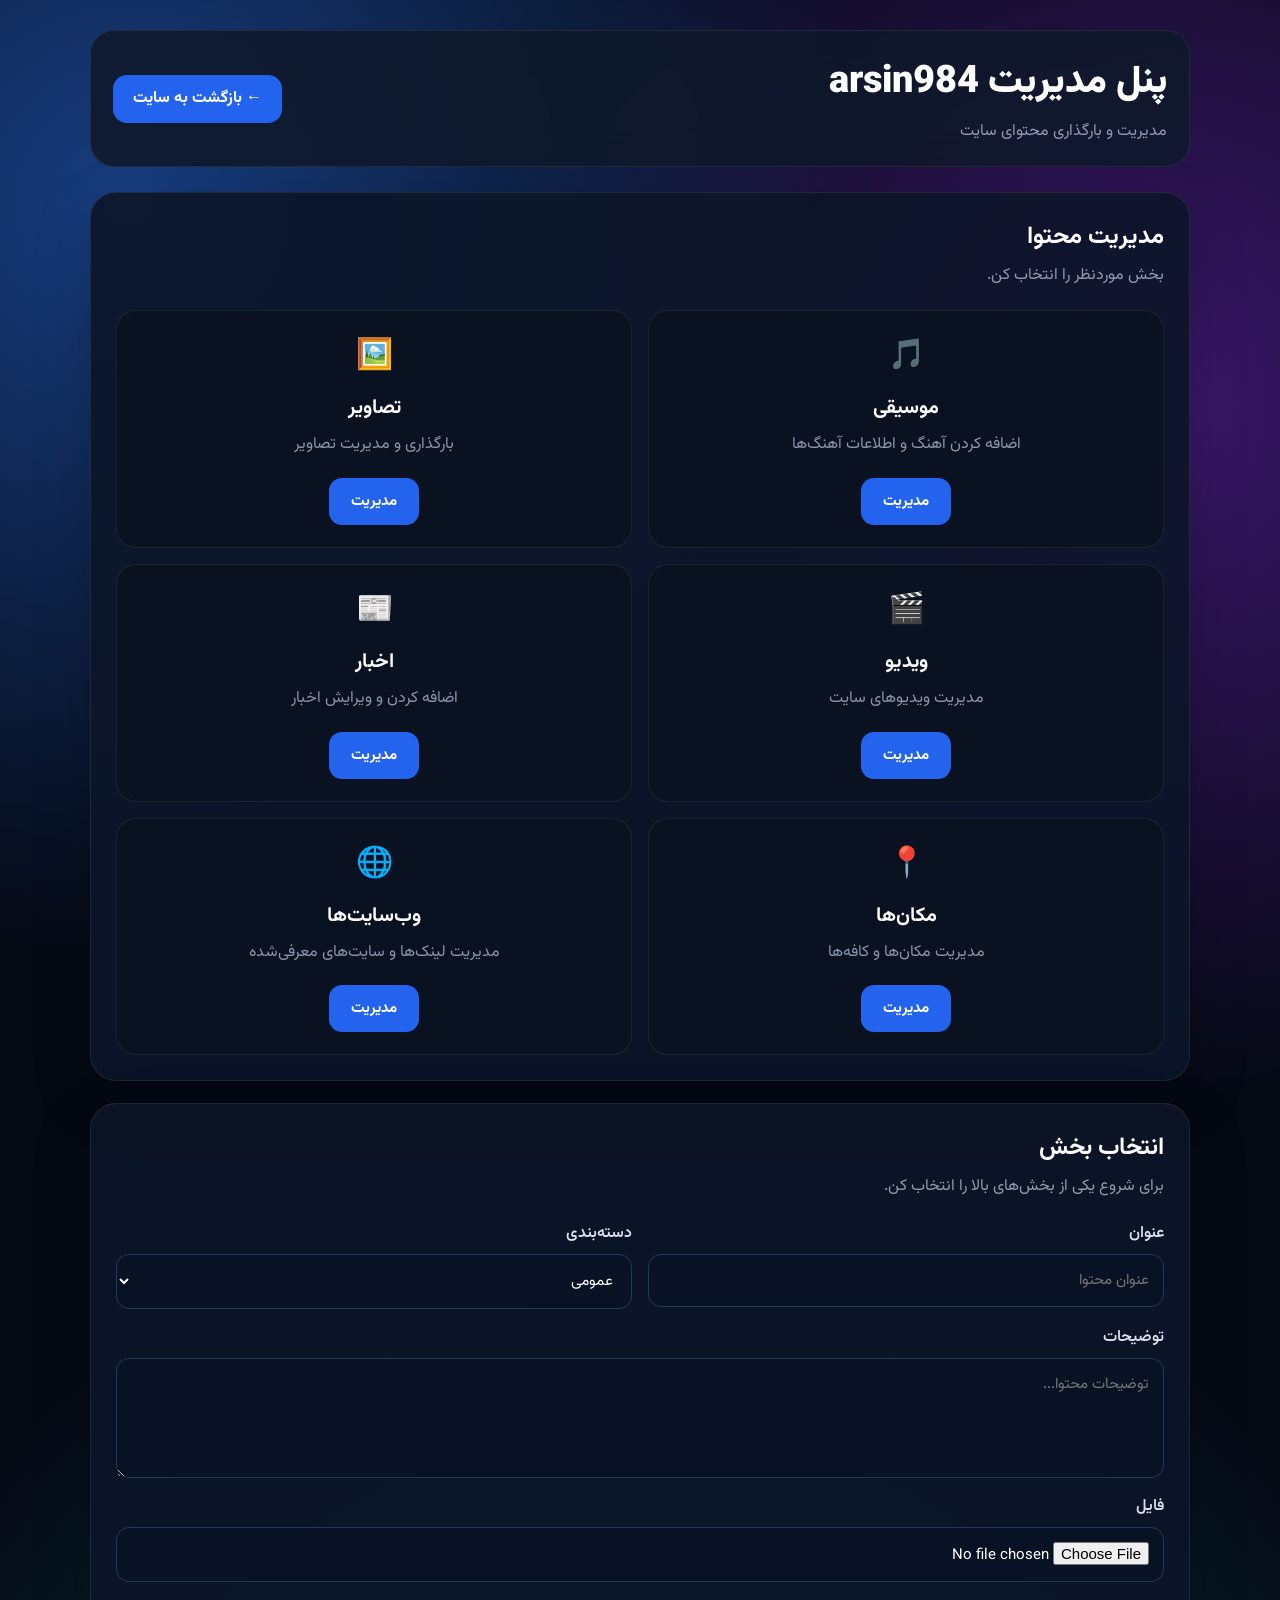
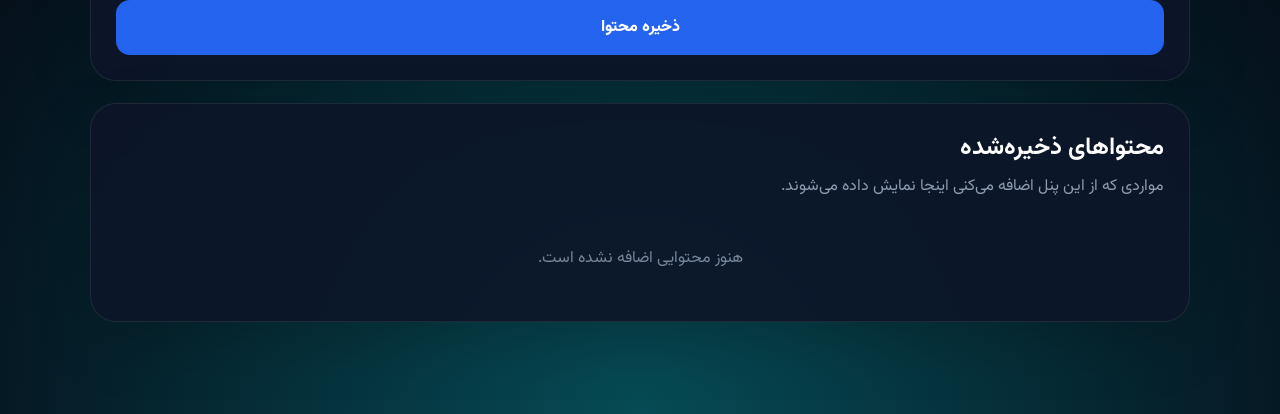
<file: admin.html>
<!DOCTYPE html>
<html lang="fa" dir="rtl">
<head>
  <meta charset="UTF-8">
  <meta name="viewport" content="width=device-width, initial-scale=1.0">

  <title>arsin984 | پنل مدیریت</title>

  <link rel="stylesheet" href="style.css">

  <link rel="preconnect" href="https://fonts.googleapis.com">
  <link rel="preconnect" href="https://fonts.gstatic.com" crossorigin>

  <link
    href="https://fonts.googleapis.com/css2?family=Vazirmatn:wght@400;500;600;700;800;900&display=swap"
    rel="stylesheet"
  >

  <style>
    * {
      box-sizing: border-box;
    }

    body {
      margin: 0;
      min-height: 100vh;
      font-family: "Vazirmatn", sans-serif;
      background:
        radial-gradient(circle at 10% 10%, #173d80 0, transparent 35%),
        radial-gradient(circle at 90% 20%, #3b176b 0, transparent 35%),
        radial-gradient(circle at 50% 100%, #064b55 0, transparent 40%),
        #050914;
      color: white;
    }

    button,
    input,
    select,
    textarea {
      font-family: inherit;
    }

    .admin-page {
      min-height: 100vh;
      padding: 30px 16px 70px;
    }

    .admin-container {
      width: min(1100px, 100%);
      margin: auto;
    }

    .topbar {
      display: flex;
      align-items: center;
      justify-content: space-between;
      gap: 20px;
      padding: 22px;
      margin-bottom: 25px;
      background: rgba(15, 24, 43, .88);
      border: 1px solid rgba(255,255,255,.08);
      border-radius: 24px;
      backdrop-filter: blur(20px);
    }

    .brand h1 {
      margin: 0;
      font-size: clamp(24px, 5vw, 38px);
      font-weight: 900;
    }

    .brand p {
      margin: 7px 0 0;
      color: #8f9bb2;
    }

    .back-btn {
      display: inline-flex;
      align-items: center;
      justify-content: center;
      min-height: 48px;
      padding: 0 20px;
      border-radius: 14px;
      background: #2463ee;
      color: white;
      text-decoration: none;
      font-weight: 700;
    }

    .panel {
      background: rgba(13, 22, 40, .9);
      border: 1px solid rgba(255,255,255,.08);
      border-radius: 26px;
      padding: 25px;
      margin-bottom: 22px;
      box-shadow: 0 20px 60px rgba(0,0,0,.18);
    }

    .panel-title {
      margin-bottom: 22px;
    }

    .panel-title h2 {
      margin: 0;
      font-size: 24px;
    }

    .panel-title p {
      color: #8f9bb2;
      margin: 7px 0 0;
    }

    .category-grid {
      display: grid;
      grid-template-columns: repeat(2, 1fr);
      gap: 16px;
    }

    .category {
      padding: 22px;
      background: #0a1222;
      border: 1px solid rgba(255,255,255,.07);
      border-radius: 20px;
      transition: .25s;
    }

    .category:hover {
      transform: translateY(-3px);
      border-color: rgba(55,115,255,.5);
    }

    .category-icon {
      font-size: 30px;
      margin-bottom: 12px;
    }

    .category h3 {
      margin: 0 0 7px;
      font-size: 20px;
    }

    .category p {
      color: #8995aa;
      margin: 0 0 18px;
      line-height: 1.8;
    }

    .manage-btn {
      border: 0;
      cursor: pointer;
      padding: 12px 22px;
      border-radius: 13px;
      background: #2463ee;
      color: white;
      font-size: 15px;
      font-weight: 700;
    }

    .manage-btn:hover {
      background: #3674ff;
    }

    .upload-box {
      border: 2px dashed #273b61;
      border-radius: 20px;
      padding: 30px 20px;
      text-align: center;
      background: #091224;
    }

    .upload-box .upload-icon {
      font-size: 42px;
      margin-bottom: 10px;
    }

    .upload-box h3 {
      margin: 0 0 8px;
    }

    .upload-box p {
      color: #8995aa;
      margin: 0 0 20px;
    }

    .file-input {
      width: 100%;
      padding: 15px;
      color: #b9c3d5;
      background: #101b30;
      border: 1px solid #243554;
      border-radius: 14px;
    }

    .form-grid {
      display: grid;
      grid-template-columns: repeat(2, 1fr);
      gap: 16px;
    }

    .field {
      display: flex;
      flex-direction: column;
      gap: 8px;
    }

    .field.full {
      grid-column: 1 / -1;
    }

    .field label {
      color: #d9dfeb;
      font-weight: 600;
    }

    .field input,
    .field textarea,
    .field select {
      width: 100%;
      border: 1px solid #253756;
      outline: none;
      background: #091224;
      color: white;
      border-radius: 13px;
      padding: 14px;
      font-size: 15px;
    }

    .field textarea {
      min-height: 120px;
      resize: vertical;
    }

    .field input:focus,
    .field textarea:focus,
    .field select:focus {
      border-color: #2870ff;
    }

    .save-btn {
      width: 100%;
      margin-top: 18px;
      padding: 15px;
      border: 0;
      border-radius: 14px;
      background: #2463ee;
      color: white;
      cursor: pointer;
      font-size: 16px;
      font-weight: 800;
    }

    .save-btn:hover {
      background: #3674ff;
    }

    .items {
      display: grid;
      gap: 12px;
    }

    .item {
      display: flex;
      align-items: center;
      justify-content: space-between;
      gap: 15px;
      padding: 16px;
      border-radius: 16px;
      background: #091224;
      border: 1px solid rgba(255,255,255,.06);
    }

    .item-info strong {
      display: block;
      margin-bottom: 5px;
    }

    .item-info span {
      color: #8793a8;
      font-size: 13px;
    }

    .delete-btn {
      border: 0;
      border-radius: 10px;
      padding: 9px 13px;
      background: #8e2430;
      color: white;
      cursor: pointer;
    }

    .empty {
      padding: 25px;
      text-align: center;
      color: #78869d;
    }

    .status {
      display: none;
      padding: 14px;
      border-radius: 13px;
      margin-top: 15px;
      background: rgba(31, 133, 78, .15);
      border: 1px solid rgba(65, 190, 120, .25);
      color: #78e0a7;
      text-align: center;
    }

    @media (max-width: 700px) {
      .admin-page {
        padding: 18px 10px 50px;
      }

      .topbar {
        align-items: flex-start;
        flex-direction: column;
      }

      .category-grid,
      .form-grid {
        grid-template-columns: 1fr;
      }

      .field.full {
        grid-column: auto;
      }

      .panel {
        padding: 18px;
        border-radius: 20px;
      }

      .category {
        padding: 18px;
      }

      .item {
        align-items: flex-start;
        flex-direction: column;
      }

      .delete-btn {
        width: 100%;
      }
    }
  </style>
</head>

<body>

<div class="admin-page">

  <main class="admin-container">

    <header class="topbar">

      <div class="brand">
        <h1>پنل مدیریت arsin984</h1>
        <p>مدیریت و بارگذاری محتوای سایت</p>
      </div>

      <a class="back-btn" href="index.html">
        ← بازگشت به سایت
      </a>

    </header>


    <section class="panel">

      <div class="panel-title">
        <h2>مدیریت محتوا</h2>
        <p>بخش موردنظر را انتخاب کن.</p>
      </div>

      <div class="category-grid">

        <div class="category">
          <div class="category-icon">🎵</div>
          <h3>موسیقی</h3>
          <p>اضافه کردن آهنگ و اطلاعات آهنگ‌ها</p>
          <button class="manage-btn" data-section="music">
            مدیریت
          </button>
        </div>

        <div class="category">
          <div class="category-icon">🖼️</div>
          <h3>تصاویر</h3>
          <p>بارگذاری و مدیریت تصاویر</p>
          <button class="manage-btn" data-section="images">
            مدیریت
          </button>
        </div>

        <div class="category">
          <div class="category-icon">🎬</div>
          <h3>ویدیو</h3>
          <p>مدیریت ویدیوهای سایت</p>
          <button class="manage-btn" data-section="videos">
            مدیریت
          </button>
        </div>

        <div class="category">
          <div class="category-icon">📰</div>
          <h3>اخبار</h3>
          <p>اضافه کردن و ویرایش اخبار</p>
          <button class="manage-btn" data-section="news">
            مدیریت
          </button>
        </div>

        <div class="category">
          <div class="category-icon">📍</div>
          <h3>مکان‌ها</h3>
          <p>مدیریت مکان‌ها و کافه‌ها</p>
          <button class="manage-btn" data-section="places">
            مدیریت
          </button>
        </div>

        <div class="category">
          <div class="category-icon">🌐</div>
          <h3>وب‌سایت‌ها</h3>
          <p>مدیریت لینک‌ها و سایت‌های معرفی‌شده</p>
          <button class="manage-btn" data-section="websites">
            مدیریت
          </button>
        </div>

      </div>

    </section>


    <section class="panel" id="manager">

      <div class="panel-title">
        <h2 id="managerTitle">انتخاب بخش</h2>
        <p id="managerDescription">
          برای شروع یکی از بخش‌های بالا را انتخاب کن.
        </p>
      </div>

      <form id="contentForm">

        <div class="form-grid">

          <div class="field">
            <label for="title">عنوان</label>
            <input
              id="title"
              type="text"
              placeholder="عنوان محتوا"
              required
            >
          </div>

          <div class="field">
            <label for="category">دسته‌بندی</label>

            <select id="category">

              <option value="general">
                عمومی
              </option>

              <option value="music">
                موسیقی
              </option>

              <option value="news">
                اخبار
              </option>

              <option value="video">
                ویدیو
              </option>

              <option value="place">
                مکان
              </option>

              <option value="website">
                وب‌سایت
              </option>

            </select>

          </div>

          <div class="field full">

            <label for="description">
              توضیحات
            </label>

            <textarea
              id="description"
              placeholder="توضیحات محتوا..."
            ></textarea>

          </div>

          <div class="field full">

            <label for="file">
              فایل
            </label>

            <input
              class="file-input"
              id="file"
              type="file"
            >

          </div>

        </div>

        <button class="save-btn" type="submit">
          ذخیره محتوا
        </button>

      </form>

      <div class="status" id="status">
        محتوا با موفقیت در لیست مدیریت ذخیره شد.
      </div>

    </section>


    <section class="panel">

      <div class="panel-title">

        <h2>محتواهای ذخیره‌شده</h2>

        <p>
          مواردی که از این پنل اضافه می‌کنی اینجا نمایش داده می‌شوند.
        </p>

      </div>

      <div class="items" id="items">

        <div class="empty">
          هنوز محتوایی اضافه نشده است.
        </div>

      </div>

    </section>

  </main>

</div>


<script>

  let currentSection = "general";

  const sectionInfo = {

    music: {
      title: "مدیریت موسیقی",
      description: "آهنگ‌ها و اطلاعات موسیقی را مدیریت کن."
    },

    images: {
      title: "مدیریت تصاویر",
      description: "تصاویر موردنظر سایت را اضافه و مدیریت کن."
    },

    videos: {
      title: "مدیریت ویدیو",
      description: "ویدیوهای سایت را مدیریت کن."
    },

    news: {
      title: "مدیریت اخبار",
      description: "اخبار جدید را اضافه یا مدیریت کن."
    },

    places: {
      title: "مدیریت مکان‌ها",
      description: "مکان‌ها و کافه‌ها را مدیریت کن."
    },

    websites: {
      title: "مدیریت وب‌سایت‌ها",
      description: "لینک‌ها و سایت‌های معرفی‌شده را مدیریت کن."
    }

  };


  const managerTitle =
    document.getElementById("managerTitle");

  const managerDescription =
    document.getElementById("managerDescription");

  const contentForm =
    document.getElementById("contentForm");

  const status =
    document.getElementById("status");

  const items =
    document.getElementById("items");


  document.querySelectorAll(".manage-btn")
    .forEach(button => {

      button.addEventListener("click", () => {

        currentSection =
          button.dataset.section;

        const info =
          sectionInfo[currentSection];

        managerTitle.textContent =
          info.title;

        managerDescription.textContent =
          info.description;

        document
          .getElementById("manager")
          .scrollIntoView({
            behavior: "smooth"
          });

      });

    });


  function getItems() {

    return JSON.parse(
      localStorage.getItem("arsin984_admin_items")
      || "[]"
    );

  }


  function saveItems(data) {

    localStorage.setItem(
      "arsin984_admin_items",
      JSON.stringify(data)
    );

  }


  function renderItems() {

    const data = getItems();

    if (!data.length) {

      items.innerHTML = `
        <div class="empty">
          هنوز محتوایی اضافه نشده است.
        </div>
      `;

      return;

    }


    items.innerHTML = data
      .map((item, index) => {

        return `

          <div class="item">

            <div class="item-info">

              <strong>
                ${escapeHTML(item.title)}
              </strong>

              <span>
                ${escapeHTML(item.section)}
                •
                ${escapeHTML(item.category)}
              </span>

            </div>

            <button
              class="delete-btn"
              onclick="deleteItem(${index})"
            >
              حذف
            </button>

          </div>

        `;

      })
      .join("");

  }


  function deleteItem(index) {

    const data = getItems();

    data.splice(index, 1);

    saveItems(data);

    renderItems();

  }


  function escapeHTML(text) {

    return String(text)
      .replaceAll("&", "&amp;")
      .replaceAll("<", "&lt;")
      .replaceAll(">", "&gt;")
      .replaceAll('"', "&quot;")
      .replaceAll("'", "&#039;");

  }


  contentForm.addEventListener(
    "submit",
    event => {

      event.preventDefault();

      const title =
        document.getElementById("title").value;

      const description =
        document.getElementById("description").value;

      const category =
        document.getElementById("category").value;

      const file =
        document.getElementById("file").files[0];


      const data = getItems();


      data.unshift({

        title,

        description,

        category,

        section: currentSection,

        fileName: file
          ? file.name
          : "",

        createdAt:
          new Date().toISOString()

      });


      saveItems(data);

      renderItems();

      contentForm.reset();


      status.style.display = "block";

      setTimeout(() => {

        status.style.display = "none";

      }, 2500);

    }
  );


  renderItems();

</script>

</body>
</html>
</file>
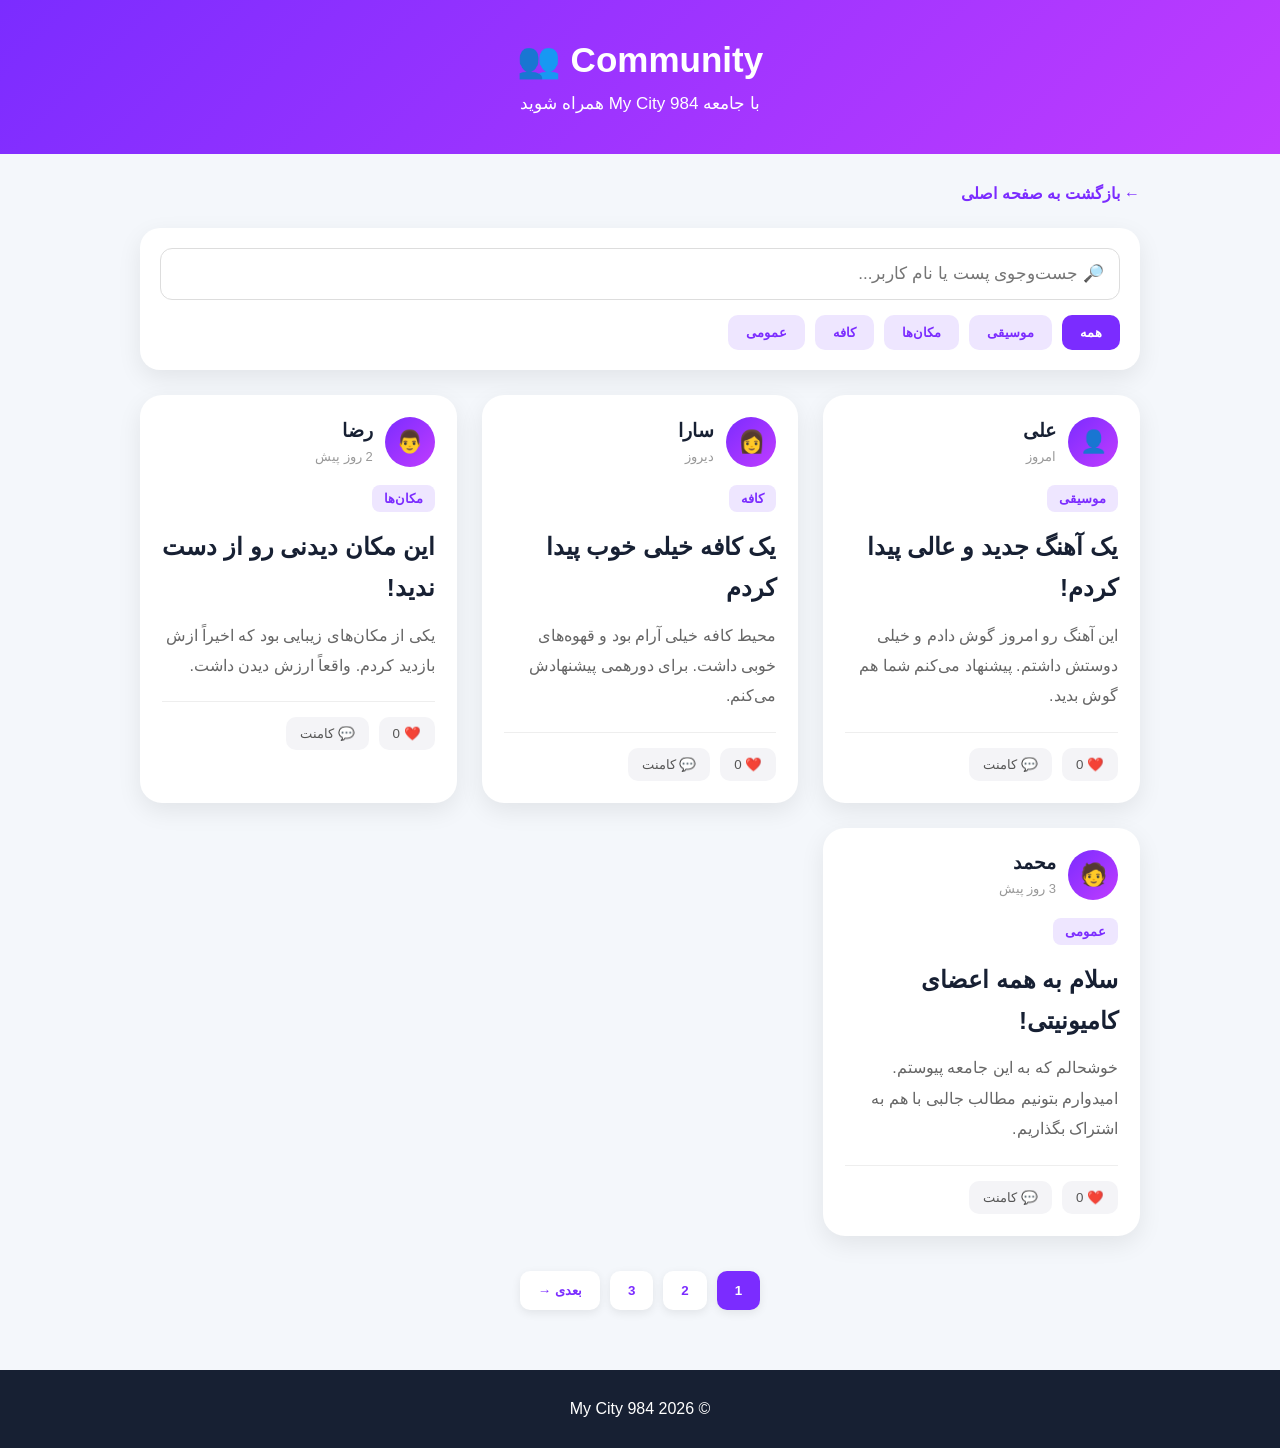
<file: community.html>
<!DOCTYPE html>
<html lang="fa" dir="rtl">

<head>

<meta charset="UTF-8">

<meta name="viewport"
      content="width=device-width, initial-scale=1.0">

<title>Community - My City 984</title>


<style>

* {
    margin: 0;
    padding: 0;
    box-sizing: border-box;
}


body {
    font-family: Arial, sans-serif;
    background: #f4f7fb;
    color: #172033;
}


/* Header */

header {

    background: linear-gradient(
        135deg,
        #7b2cff,
        #c03cff
    );

    color: white;

    text-align: center;

    padding: 40px 20px;

}


header h1 {

    font-size: 35px;

    margin-bottom: 12px;

}


header p {

    font-size: 17px;

}


/* Container */

.container {

    width: 92%;

    max-width: 1000px;

    margin: 30px auto 60px;

}


/* Back */

.back {

    display: inline-block;

    margin-bottom: 25px;

    color: #7b2cff;

    text-decoration: none;

    font-weight: bold;

}


/* Search */

.search-box {

    background: white;

    padding: 20px;

    border-radius: 20px;

    box-shadow:
        0 8px 25px
        rgba(0,0,0,0.08);

    margin-bottom: 25px;

}


.search-box input {

    width: 100%;

    padding: 15px;

    border: 1px solid #ddd;

    border-radius: 12px;

    font-size: 17px;

    outline: none;

}


.search-box input:focus {

    border-color: #7b2cff;

}


/* Filters */

.filters {

    display: flex;

    gap: 10px;

    flex-wrap: wrap;

    margin-top: 15px;

}


.filter-btn {

    border: none;

    background: #eee6ff;

    color: #7b2cff;

    padding: 10px 18px;

    border-radius: 10px;

    cursor: pointer;

    font-weight: bold;

}


.filter-btn.active,

.filter-btn:hover {

    background: #7b2cff;

    color: white;

}


/* Community Posts */

.community-grid {

    display: grid;

    grid-template-columns:
        repeat(
            auto-fit,
            minmax(300px, 1fr)
        );

    gap: 25px;

}


/* Post Card */

.post-card {

    background: white;

    border-radius: 22px;

    padding: 22px;

    box-shadow:
        0 8px 25px
        rgba(0,0,0,0.08);

    transition: 0.3s;

}


.post-card:hover {

    transform: translateY(-5px);

}


/* User */

.user {

    display: flex;

    align-items: center;

    gap: 12px;

    margin-bottom: 18px;

}


.avatar {

    width: 50px;

    height: 50px;

    border-radius: 50%;

    background:
        linear-gradient(
            135deg,
            #7b2cff,
            #c03cff
        );

    color: white;

    display: flex;

    align-items: center;

    justify-content: center;

    font-size: 22px;

}


.user-info h3 {

    margin-bottom: 5px;

}


.user-info span {

    color: #999;

    font-size: 13px;

}


/* Category */

.category {

    display: inline-block;

    background: #eee6ff;

    color: #7b2cff;

    padding: 6px 12px;

    border-radius: 8px;

    font-size: 13px;

    font-weight: bold;

    margin-bottom: 15px;

}


/* Post */

.post-card h2 {

    margin-bottom: 12px;

    line-height: 1.7;

}


.post-text {

    color: #666;

    line-height: 1.9;

    margin-bottom: 20px;

}


/* Actions */

.actions {

    display: flex;

    gap: 10px;

    border-top:
        1px solid #eee;

    padding-top: 15px;

}


.action-btn {

    border: none;

    background: #f4f4f7;

    color: #555;

    padding: 9px 14px;

    border-radius: 10px;

    cursor: pointer;

}


.action-btn:hover {

    background: #eee6ff;

    color: #7b2cff;

}


.action-btn.liked {

    background: #ffe5ed;

    color: #e91e63;

}


/* No Result */

.no-result {

    display: none;

    text-align: center;

    background: white;

    padding: 40px;

    border-radius: 20px;

    color: #777;

}


/* Pagination */

.pagination {

    display: flex;

    justify-content: center;

    gap: 10px;

    margin-top: 35px;

    flex-wrap: wrap;

}


.page-btn {

    border: none;

    background: white;

    color: #7b2cff;

    padding: 12px 18px;

    border-radius: 10px;

    cursor: pointer;

    font-weight: bold;

    box-shadow:
        0 3px 10px
        rgba(0,0,0,0.08);

}


.page-btn.active,

.page-btn:hover {

    background: #7b2cff;

    color: white;

}


/* Footer */

footer {

    background: #172033;

    color: white;

    text-align: center;

    padding: 30px;

}


/* Mobile */

@media (max-width: 600px) {

    header h1 {

        font-size: 28px;

    }

    .community-grid {

        grid-template-columns: 1fr;

    }

}

</style>

</head>


<body>


<!-- Header -->

<header>

    <h1>
        Community 👥
    </h1>

    <p>
        با جامعه My City 984 همراه شوید
    </p>

</header>



<div class="container">


    <!-- Back -->

    <a
        href="index.html"
        class="back"
    >
        ← بازگشت به صفحه اصلی
    </a>



    <!-- Search -->

    <div class="search-box">


        <input
            type="search"
            id="searchInput"
            placeholder="🔎 جست‌وجوی پست یا نام کاربر..."
        >


        <!-- Filters -->

        <div class="filters">


            <button
                class="filter-btn active"
                data-category="all"
            >
                همه
            </button>


            <button
                class="filter-btn"
                data-category="music"
            >
                موسیقی
            </button>


            <button
                class="filter-btn"
                data-category="places"
            >
                مکان‌ها
            </button>


            <button
                class="filter-btn"
                data-category="cafe"
            >
                کافه
            </button>


            <button
                class="filter-btn"
                data-category="general"
            >
                عمومی
            </button>


        </div>


    </div>



    <!-- Posts -->

    <div
        class="community-grid"
        id="communityGrid"
    >



        <!-- Post 1 -->

        <div
            class="post-card"
            data-title="علی موسیقی جدید"
            data-category="music"
        >


            <div class="user">


                <div class="avatar">
                    👤
                </div>


                <div class="user-info">

                    <h3>
                        علی
                    </h3>

                    <span>
                        امروز
                    </span>

                </div>


            </div>


            <div class="category">
                موسیقی
            </div>


            <h2>
                یک آهنگ جدید و عالی پیدا کردم!
            </h2>


            <p class="post-text">

                این آهنگ رو امروز گوش دادم
                و خیلی دوستش داشتم.
                پیشنهاد می‌کنم شما هم گوش بدید.

            </p>


            <div class="actions">


                <button
                    class="action-btn like-btn"
                >
                    ❤️
                    <span class="like-count">
                        0
                    </span>
                </button>


                <button
                    class="action-btn"
                >
                    💬
                    کامنت
                </button>


            </div>


        </div>



        <!-- Post 2 -->

        <div
            class="post-card"
            data-title="سارا کافه جدید"
            data-category="cafe"
        >


            <div class="user">


                <div class="avatar">
                    👩
                </div>


                <div class="user-info">

                    <h3>
                        سارا
                    </h3>

                    <span>
                        دیروز
                    </span>

                </div>


            </div>


            <div class="category">
                کافه
            </div>


            <h2>
                یک کافه خیلی خوب پیدا کردم
            </h2>


            <p class="post-text">

                محیط کافه خیلی آرام بود
                و قهوه‌های خوبی داشت.
                برای دورهمی پیشنهادش می‌کنم.

            </p>


            <div class="actions">


                <button
                    class="action-btn like-btn"
                >
                    ❤️
                    <span class="like-count">
                        0
                    </span>
                </button>


                <button
                    class="action-btn"
                >
                    💬
                    کامنت
                </button>


            </div>


        </div>



        <!-- Post 3 -->

        <div
            class="post-card"
            data-title="رضا مکان دیدنی"
            data-category="places"
        >


            <div class="user">


                <div class="avatar">
                    👨
                </div>


                <div class="user-info">

                    <h3>
                        رضا
                    </h3>

                    <span>
                        2 روز پیش
                    </span>

                </div>


            </div>


            <div class="category">
                مکان‌ها
            </div>


            <h2>
                این مکان دیدنی رو از دست ندید!
            </h2>


            <p class="post-text">

                یکی از مکان‌های زیبایی بود
                که اخیراً ازش بازدید کردم.
                واقعاً ارزش دیدن داشت.

            </p>


            <div class="actions">


                <button
                    class="action-btn like-btn"
                >
                    ❤️
                    <span class="like-count">
                        0
                    </span>
                </button>


                <button
                    class="action-btn"
                >
                    💬
                    کامنت
                </button>


            </div>


        </div>



        <!-- Post 4 -->

        <div
            class="post-card"
            data-title="محمد پست عمومی"
            data-category="general"
        >


            <div class="user">


                <div class="avatar">
                    🧑
                </div>


                <div class="user-info">

                    <h3>
                        محمد
                    </h3>

                    <span>
                        3 روز پیش
                    </span>

                </div>


            </div>


            <div class="category">
                عمومی
            </div>


            <h2>
                سلام به همه اعضای کامیونیتی!
            </h2>


            <p class="post-text">

                خوشحالم که به این جامعه
                پیوستم. امیدوارم بتونیم
                مطالب جالبی با هم به اشتراک بگذاریم.

            </p>


            <div class="actions">


                <button
                    class="action-btn like-btn"
                >
                    ❤️
                    <span class="like-count">
                        0
                    </span>
                </button>


                <button
                    class="action-btn"
                >
                    💬
                    کامنت
                </button>


            </div>


        </div>


    </div>



    <!-- No Result -->

    <div
        class="no-result"
        id="noResult"
    >

        پستی با این مشخصات پیدا نشد.

    </div>



    <!-- Pagination -->

    <div class="pagination">


        <button
            class="page-btn active"
        >
            1
        </button>


        <button
            class="page-btn"
        >
            2
        </button>


        <button
            class="page-btn"
        >
            3
        </button>


        <button
            class="page-btn"
        >
            بعدی →
        </button>


    </div>


</div>



<footer>

    © 2026 My City 984

</footer>



<script>


/* Search */

const searchInput =
    document.getElementById(
        "searchInput"
    );


/* Filters */

const filterButtons =
    document.querySelectorAll(
        ".filter-btn"
    );


/* Posts */

const postCards =
    document.querySelectorAll(
        ".post-card"
    );


/* No Result */

const noResult =
    document.getElementById(
        "noResult"
    );


/* Selected Category */

let selectedCategory =
    "all";



/* Filter Function */

function filterPosts() {


    const searchText =
        searchInput.value
        .toLowerCase()
        .trim();


    let visibleCount = 0;



    postCards.forEach(
        card => {


            const title =
                card.dataset.title
                .toLowerCase();


            const category =
                card.dataset.category;


            const text =
                card.querySelector(
                    ".post-text"
                )
                .textContent
                .toLowerCase();



            const matchesSearch =

                title.includes(
                    searchText
                )

                ||

                text.includes(
                    searchText
                );



            const matchesCategory =

                selectedCategory ===
                "all"

                ||

                category ===
                selectedCategory;



            if (

                matchesSearch &&

                matchesCategory

            ) {


                card.style.display =
                    "block";


                visibleCount++;


            } else {


                card.style.display =
                    "none";


            }


        }
    );



    if (
        visibleCount === 0
    ) {


        noResult.style.display =
            "block";


    } else {


        noResult.style.display =
            "none";


    }


}



/* Search Event */

searchInput.addEventListener(

    "input",

    filterPosts

);



/* Filter Events */

filterButtons.forEach(

    button => {


        button.addEventListener(

            "click",

            function() {


                filterButtons.forEach(

                    btn => {

                        btn.classList
                        .remove(
                            "active"
                        );

                    }

                );


                this.classList.add(
                    "active"
                );


                selectedCategory =
                    this.dataset.category;


                filterPosts();


            }

        );


    }

);



/* Like Buttons */

const likeButtons =
    document.querySelectorAll(
        ".like-btn"
    );


likeButtons.forEach(

    button => {


        button.addEventListener(

            "click",

            function() {


                const count =
                    this.querySelector(
                        ".like-count"
                    );


                let currentCount =
                    Number(
                        count.textContent
                    );



                if (

                    this.classList
                    .contains(
                        "liked"
                    )

                ) {


                    currentCount--;


                    this.classList
                    .remove(
                        "liked"
                    );


                } else {


                    currentCount++;


                    this.classList
                    .add(
                        "liked"
                    );


                }


                count.textContent =
                    currentCount;


            }

        );


    }

);


</script>


</body>

</html>
</file>
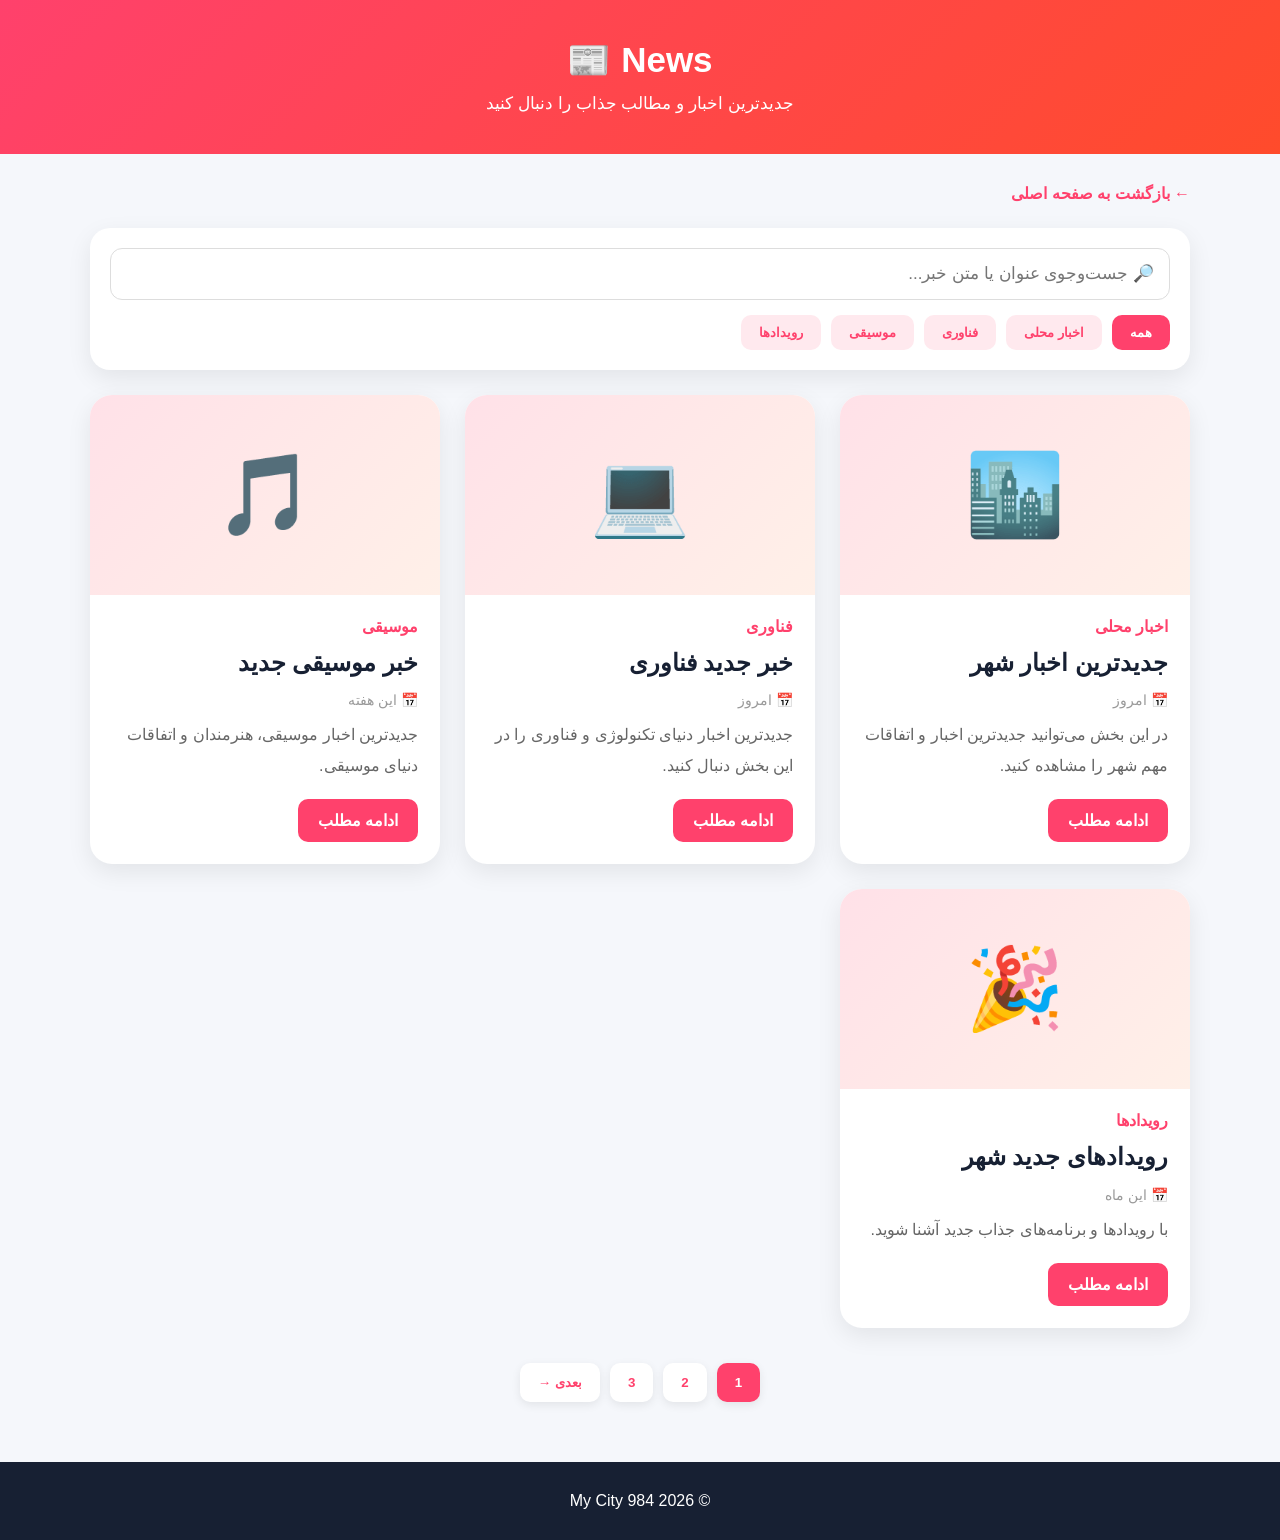
<file: news.html>
<!DOCTYPE html>
<html lang="fa" dir="rtl">

<head>
<meta charset="UTF-8">
<meta name="viewport" content="width=device-width, initial-scale=1.0">

<title>News - My City 984</title>

<style>

* {
    margin: 0;
    padding: 0;
    box-sizing: border-box;
}

body {
    font-family: Arial, sans-serif;
    background: #f5f7fb;
    color: #172033;
}

/* Header */

header {
    background: linear-gradient(135deg, #ff416c, #ff4b2b);
    color: white;
    text-align: center;
    padding: 40px 20px;
}

header h1 {
    font-size: 35px;
    margin-bottom: 12px;
}

header p {
    font-size: 17px;
}

/* Container */

.container {
    width: 92%;
    max-width: 1100px;
    margin: 30px auto 60px;
}

/* Back */

.back {
    display: inline-block;
    margin-bottom: 25px;
    color: #ff416c;
    text-decoration: none;
    font-weight: bold;
}

/* Search */

.search-box {
    background: white;
    padding: 20px;
    border-radius: 20px;
    box-shadow: 0 8px 25px rgba(0,0,0,0.08);
    margin-bottom: 25px;
}

.search-box input {
    width: 100%;
    padding: 15px;
    border: 1px solid #ddd;
    border-radius: 12px;
    font-size: 17px;
    outline: none;
}

.search-box input:focus {
    border-color: #ff416c;
}

/* Filters */

.filters {
    display: flex;
    gap: 10px;
    flex-wrap: wrap;
    margin-top: 15px;
}

.filter-btn {
    border: none;
    background: #ffe9ee;
    color: #ff416c;
    padding: 10px 18px;
    border-radius: 10px;
    cursor: pointer;
    font-weight: bold;
}

.filter-btn.active,
.filter-btn:hover {
    background: #ff416c;
    color: white;
}

/* News Grid */

.news-grid {
    display: grid;
    grid-template-columns: repeat(auto-fit, minmax(280px, 1fr));
    gap: 25px;
}

/* News Card */

.news-card {
    background: white;
    border-radius: 22px;
    overflow: hidden;
    box-shadow: 0 8px 25px rgba(0,0,0,0.08);
    transition: 0.3s;
}

.news-card:hover {
    transform: translateY(-5px);
}

.news-image {
    width: 100%;
    height: 200px;
    background: linear-gradient(135deg, #ffe1e8, #fff0e8);
    display: flex;
    align-items: center;
    justify-content: center;
    font-size: 80px;
}

.news-content {
    padding: 22px;
}

.news-content h2 {
    margin-bottom: 10px;
    line-height: 1.6;
}

.category {
    color: #ff416c;
    font-weight: bold;
    margin-bottom: 8px;
}

.date {
    color: #999;
    font-size: 14px;
    margin-bottom: 12px;
}

.description {
    color: #666;
    line-height: 1.9;
    margin-bottom: 18px;
}

.read-button {
    display: inline-block;
    background: #ff416c;
    color: white;
    text-decoration: none;
    padding: 12px 20px;
    border-radius: 10px;
    font-weight: bold;
}

.read-button:hover {
    background: #e52e58;
}

/* No Result */

.no-result {
    display: none;
    text-align: center;
    background: white;
    padding: 40px;
    border-radius: 20px;
    color: #777;
}

/* Pagination */

.pagination {
    display: flex;
    justify-content: center;
    gap: 10px;
    margin-top: 35px;
    flex-wrap: wrap;
}

.page-btn {
    border: none;
    background: white;
    color: #ff416c;
    padding: 12px 18px;
    border-radius: 10px;
    cursor: pointer;
    font-weight: bold;
    box-shadow: 0 3px 10px rgba(0,0,0,0.08);
}

.page-btn.active,
.page-btn:hover {
    background: #ff416c;
    color: white;
}

/* Footer */

footer {
    background: #172033;
    color: white;
    text-align: center;
    padding: 30px;
}

/* Mobile */

@media (max-width: 600px) {

    header h1 {
        font-size: 28px;
    }

    .news-grid {
        grid-template-columns: 1fr;
    }

}

</style>

</head>

<body>


<header>

    <h1>News 📰</h1>

    <p>
        جدیدترین اخبار و مطالب جذاب را دنبال کنید
    </p>

</header>


<div class="container">


    <a href="index.html" class="back">
        ← بازگشت به صفحه اصلی
    </a>


    <!-- Search & Filters -->

    <div class="search-box">

        <input
            type="text"
            id="searchInput"
            placeholder="🔎 جست‌وجوی عنوان یا متن خبر..."
        >


        <div class="filters">

            <button class="filter-btn active" data-category="all">
                همه
            </button>

            <button class="filter-btn" data-category="local">
                اخبار محلی
            </button>

            <button class="filter-btn" data-category="technology">
                فناوری
            </button>

            <button class="filter-btn" data-category="music">
                موسیقی
            </button>

            <button class="filter-btn" data-category="events">
                رویدادها
            </button>

        </div>

    </div>


    <!-- News Cards -->

    <div class="news-grid" id="newsGrid">


        <!-- News 1 -->

        <div class="news-card"
             data-title="جدیدترین اخبار شهر"
             data-category="local">

            <div class="news-image">
                🏙️
            </div>

            <div class="news-content">

                <div class="category">
                    اخبار محلی
                </div>

                <h2>
                    جدیدترین اخبار شهر
                </h2>

                <div class="date">
                    📅 امروز
                </div>

                <p class="description">
                    در این بخش می‌توانید جدیدترین اخبار و اتفاقات مهم شهر را مشاهده کنید.
                </p>

                <a href="#" class="read-button">
                    ادامه مطلب
                </a>

            </div>

        </div>


        <!-- News 2 -->

        <div class="news-card"
             data-title="خبر جدید فناوری"
             data-category="technology">

            <div class="news-image">
                💻
            </div>

            <div class="news-content">

                <div class="category">
                    فناوری
                </div>

                <h2>
                    خبر جدید فناوری
                </h2>

                <div class="date">
                    📅 امروز
                </div>

                <p class="description">
                    جدیدترین اخبار دنیای تکنولوژی و فناوری را در این بخش دنبال کنید.
                </p>

                <a href="#" class="read-button">
                    ادامه مطلب
                </a>

            </div>

        </div>


        <!-- News 3 -->

        <div class="news-card"
             data-title="خبر موسیقی جدید"
             data-category="music">

            <div class="news-image">
                🎵
            </div>

            <div class="news-content">

                <div class="category">
                    موسیقی
                </div>

                <h2>
                    خبر موسیقی جدید
                </h2>

                <div class="date">
                    📅 این هفته
                </div>

                <p class="description">
                    جدیدترین اخبار موسیقی، هنرمندان و اتفاقات دنیای موسیقی.
                </p>

                <a href="#" class="read-button">
                    ادامه مطلب
                </a>

            </div>

        </div>


        <!-- News 4 -->

        <div class="news-card"
             data-title="رویدادهای جدید شهر"
             data-category="events">

            <div class="news-image">
                🎉
            </div>

            <div class="news-content">

                <div class="category">
                    رویدادها
                </div>

                <h2>
                    رویدادهای جدید شهر
                </h2>

                <div class="date">
                    📅 این ماه
                </div>

                <p class="description">
                    با رویدادها و برنامه‌های جذاب جدید آشنا شوید.
                </p>

                <a href="#" class="read-button">
                    ادامه مطلب
                </a>

            </div>

        </div>


    </div>


    <div class="no-result" id="noResult">
        خبری با این مشخصات پیدا نشد.
    </div>


    <!-- Pagination -->

    <div class="pagination">

        <button class="page-btn active">
            1
        </button>

        <button class="page-btn">
            2
        </button>

        <button class="page-btn">
            3
        </button>

        <button class="page-btn">
            بعدی →
        </button>

    </div>


</div>


<footer>

    © 2026 My City 984

</footer>


<script>

const searchInput =
    document.getElementById("searchInput");

const filterButtons =
    document.querySelectorAll(".filter-btn");

const newsCards =
    document.querySelectorAll(".news-card");

const noResult =
    document.getElementById("noResult");

let selectedCategory = "all";


function filterNews() {

    const searchText =
        searchInput.value.toLowerCase().trim();

    let visibleCount = 0;


    newsCards.forEach(card => {

        const title =
            card.dataset.title.toLowerCase();

        const category =
            card.dataset.category;


        const description =
            card.querySelector(".description")
            .textContent
            .toLowerCase();


        const matchesSearch =
            title.includes(searchText) ||
            description.includes(searchText);


        const matchesCategory =
            selectedCategory === "all" ||
            category === selectedCategory;


        if (
            matchesSearch &&
            matchesCategory
        ) {

            card.style.display = "block";

            visibleCount++;

        } else {

            card.style.display = "none";

        }

    });


    if (visibleCount === 0) {

        noResult.style.display = "block";

    } else {

        noResult.style.display = "none";

    }

}


searchInput.addEventListener(
    "input",
    filterNews
);


filterButtons.forEach(button => {

    button.addEventListener(
        "click",
        function() {

            filterButtons.forEach(btn => {

                btn.classList.remove("active");

            });


            this.classList.add("active");


            selectedCategory =
                this.dataset.category;


            filterNews();

        }
    );

});

</script>


</body>

</html>
</file>
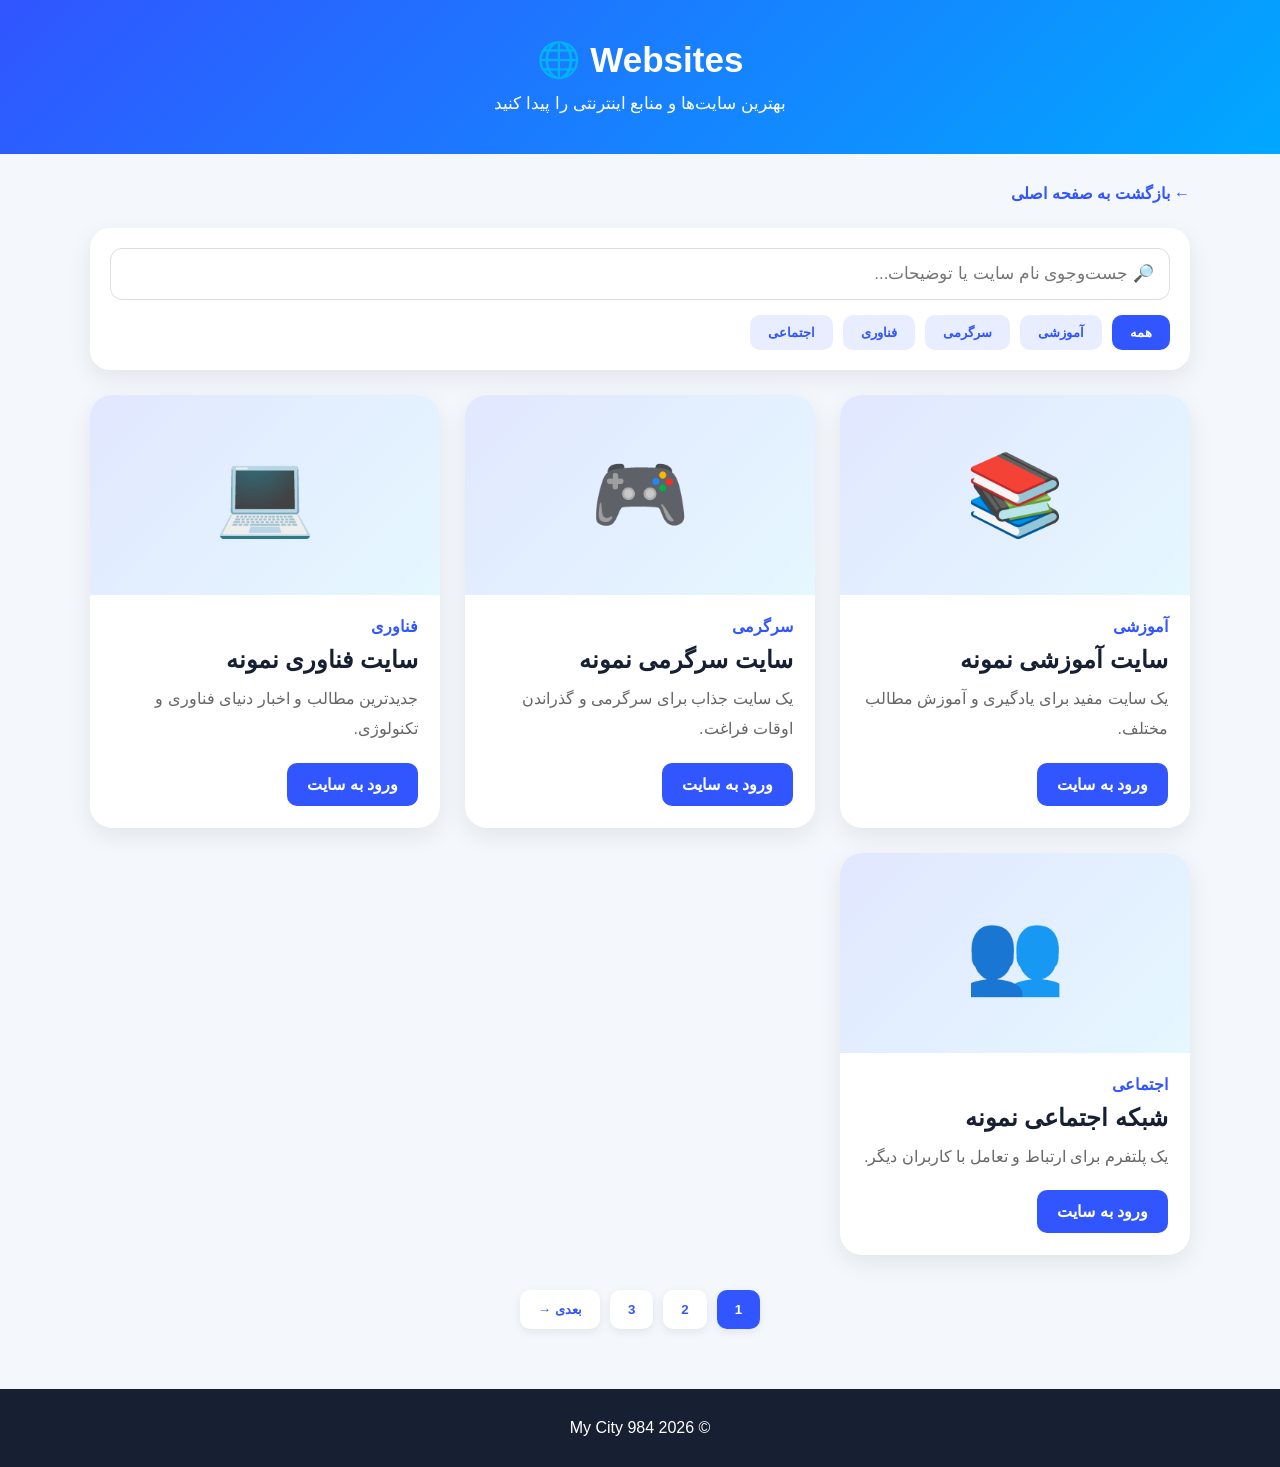
<file: places.html>
<!DOCTYPE html>
<html lang="fa" dir="rtl">

<head>
<meta charset="UTF-8">
<meta name="viewport" content="width=device-width, initial-scale=1.0">

<title>Websites - My City 984</title>

<style>

* {
    margin: 0;
    padding: 0;
    box-sizing: border-box;
}

body {
    font-family: Arial, sans-serif;
    background: #f4f7fb;
    color: #172033;
}

header {
    background: linear-gradient(135deg, #3155ff, #00a8ff);
    color: white;
    text-align: center;
    padding: 40px 20px;
}

header h1 {
    font-size: 35px;
    margin-bottom: 12px;
}

header p {
    font-size: 17px;
}

.container {
    width: 92%;
    max-width: 1100px;
    margin: 30px auto 60px;
}

.back {
    display: inline-block;
    margin-bottom: 25px;
    color: #3155ff;
    text-decoration: none;
    font-weight: bold;
}

.search-box {
    background: white;
    padding: 20px;
    border-radius: 20px;
    box-shadow: 0 8px 25px rgba(0,0,0,0.08);
    margin-bottom: 25px;
}

.search-box input {
    width: 100%;
    padding: 15px;
    border: 1px solid #ddd;
    border-radius: 12px;
    font-size: 17px;
    outline: none;
}

.search-box input:focus {
    border-color: #3155ff;
}

.filters {
    display: flex;
    gap: 10px;
    flex-wrap: wrap;
    margin-top: 15px;
}

.filter-btn {
    border: none;
    background: #e8edff;
    color: #3155ff;
    padding: 10px 18px;
    border-radius: 10px;
    cursor: pointer;
    font-weight: bold;
}

.filter-btn.active,
.filter-btn:hover {
    background: #3155ff;
    color: white;
}

.website-grid {
    display: grid;
    grid-template-columns: repeat(auto-fit, minmax(280px, 1fr));
    gap: 25px;
}

.website-card {
    background: white;
    border-radius: 22px;
    overflow: hidden;
    box-shadow: 0 8px 25px rgba(0,0,0,0.08);
    transition: 0.3s;
}

.website-card:hover {
    transform: translateY(-5px);
}

.website-image {
    width: 100%;
    height: 200px;
    background: linear-gradient(135deg, #e1e7ff, #e5f7ff);
    display: flex;
    align-items: center;
    justify-content: center;
    font-size: 80px;
}

.website-content {
    padding: 22px;
}

.website-content h2 {
    margin-bottom: 10px;
}

.category {
    color: #3155ff;
    font-weight: bold;
    margin-bottom: 10px;
}

.description {
    color: #666;
    line-height: 1.9;
    margin-bottom: 18px;
}

.visit-button {
    display: inline-block;
    background: #3155ff;
    color: white;
    text-decoration: none;
    padding: 12px 20px;
    border-radius: 10px;
    font-weight: bold;
}

.visit-button:hover {
    background: #203ed1;
}

.no-result {
    display: none;
    text-align: center;
    background: white;
    padding: 40px;
    border-radius: 20px;
    color: #777;
}

.pagination {
    display: flex;
    justify-content: center;
    gap: 10px;
    margin-top: 35px;
    flex-wrap: wrap;
}

.page-btn {
    border: none;
    background: white;
    color: #3155ff;
    padding: 12px 18px;
    border-radius: 10px;
    cursor: pointer;
    font-weight: bold;
    box-shadow: 0 3px 10px rgba(0,0,0,0.08);
}

.page-btn.active,
.page-btn:hover {
    background: #3155ff;
    color: white;
}

footer {
    background: #172033;
    color: white;
    text-align: center;
    padding: 30px;
}

@media (max-width: 600px) {

    header h1 {
        font-size: 28px;
    }

    .website-grid {
        grid-template-columns: 1fr;
    }

}

</style>

</head>

<body>

<header>

    <h1>Websites 🌐</h1>

    <p>
        بهترین سایت‌ها و منابع اینترنتی را پیدا کنید
    </p>

</header>


<div class="container">

    <a href="index.html" class="back">
        ← بازگشت به صفحه اصلی
    </a>


    <!-- Search & Filters -->

    <div class="search-box">

        <input
            type="search"
            id="searchInput"
            placeholder="🔎 جست‌وجوی نام سایت یا توضیحات..."
        >

        <div class="filters">

            <button class="filter-btn active" data-category="all">
                همه
            </button>

            <button class="filter-btn" data-category="education">
                آموزشی
            </button>

            <button class="filter-btn" data-category="entertainment">
                سرگرمی
            </button>

            <button class="filter-btn" data-category="technology">
                فناوری
            </button>

            <button class="filter-btn" data-category="social">
                اجتماعی
            </button>

        </div>

    </div>


    <!-- Website Cards -->

    <div class="website-grid" id="websiteGrid">


        <!-- Website 1 -->

        <div class="website-card"
             data-title="سایت آموزشی نمونه"
             data-category="education">

            <div class="website-image">
                📚
            </div>

            <div class="website-content">

                <div class="category">
                    آموزشی
                </div>

                <h2>
                    سایت آموزشی نمونه
                </h2>

                <p class="description">
                    یک سایت مفید برای یادگیری و آموزش مطالب مختلف.
                </p>

                <a
                    href="https://example.com"
                    target="_blank"
                    rel="noopener noreferrer"
                    class="visit-button"
                >
                    ورود به سایت
                </a>

            </div>

        </div>


        <!-- Website 2 -->

        <div class="website-card"
             data-title="سایت سرگرمی نمونه"
             data-category="entertainment">

            <div class="website-image">
                🎮
            </div>

            <div class="website-content">

                <div class="category">
                    سرگرمی
                </div>

                <h2>
                    سایت سرگرمی نمونه
                </h2>

                <p class="description">
                    یک سایت جذاب برای سرگرمی و گذراندن اوقات فراغت.
                </p>

                <a
                    href="https://example.com"
                    target="_blank"
                    rel="noopener noreferrer"
                    class="visit-button"
                >
                    ورود به سایت
                </a>

            </div>

        </div>


        <!-- Website 3 -->

        <div class="website-card"
             data-title="سایت فناوری نمونه"
             data-category="technology">

            <div class="website-image">
                💻
            </div>

            <div class="website-content">

                <div class="category">
                    فناوری
                </div>

                <h2>
                    سایت فناوری نمونه
                </h2>

                <p class="description">
                    جدیدترین مطالب و اخبار دنیای فناوری و تکنولوژی.
                </p>

                <a
                    href="https://example.com"
                    target="_blank"
                    rel="noopener noreferrer"
                    class="visit-button"
                >
                    ورود به سایت
                </a>

            </div>

        </div>


        <!-- Website 4 -->

        <div class="website-card"
             data-title="شبکه اجتماعی نمونه"
             data-category="social">

            <div class="website-image">
                👥
            </div>

            <div class="website-content">

                <div class="category">
                    اجتماعی
                </div>

                <h2>
                    شبکه اجتماعی نمونه
                </h2>

                <p class="description">
                    یک پلتفرم برای ارتباط و تعامل با کاربران دیگر.
                </p>

                <a
                    href="https://example.com"
                    target="_blank"
                    rel="noopener noreferrer"
                    class="visit-button"
                >
                    ورود به سایت
                </a>

            </div>

        </div>


    </div>


    <div class="no-result" id="noResult">
        سایتی با این مشخصات پیدا نشد.
    </div>


    <!-- Pagination -->

    <div class="pagination">

        <button class="page-btn active">
            1
        </button>

        <button class="page-btn">
            2
        </button>

        <button class="page-btn">
            3
        </button>

        <button class="page-btn">
            بعدی →
        </button>

    </div>

</div>


<footer>

    © 2026 My City 984

</footer>


<script>

const searchInput =
    document.getElementById("searchInput");

const filterButtons =
    document.querySelectorAll(".filter-btn");

const websiteCards =
    document.querySelectorAll(".website-card");

const noResult =
    document.getElementById("noResult");

let selectedCategory = "all";


function filterWebsites() {

    const searchText =
        searchInput.value.toLowerCase().trim();

    let visibleCount = 0;


    websiteCards.forEach(card => {

        const title =
            card.dataset.title.toLowerCase();

        const category =
            card.dataset.category;

        const description =
            card.querySelector(".description")
            .textContent
            .toLowerCase();


        const matchesSearch =
            title.includes(searchText) ||
            description.includes(searchText);


        const matchesCategory =
            selectedCategory === "all" ||
            category === selectedCategory;


        if (
            matchesSearch &&
            matchesCategory
        ) {

            card.style.display = "block";

            visibleCount++;

        } else {

            card.style.display = "none";

        }

    });


    if (visibleCount === 0) {

        noResult.style.display = "block";

    } else {

        noResult.style.display = "none";

    }

}


searchInput.addEventListener(
    "input",
    filterWebsites
);


filterButtons.forEach(button => {

    button.addEventListener(
        "click",
        function() {

            filterButtons.forEach(btn => {

                btn.classList.remove("active");

            });


            this.classList.add("active");

            selectedCategory =
                this.dataset.category;

            filterWebsites();

        }
    );

});

</script>


</body>

</html>
</file>
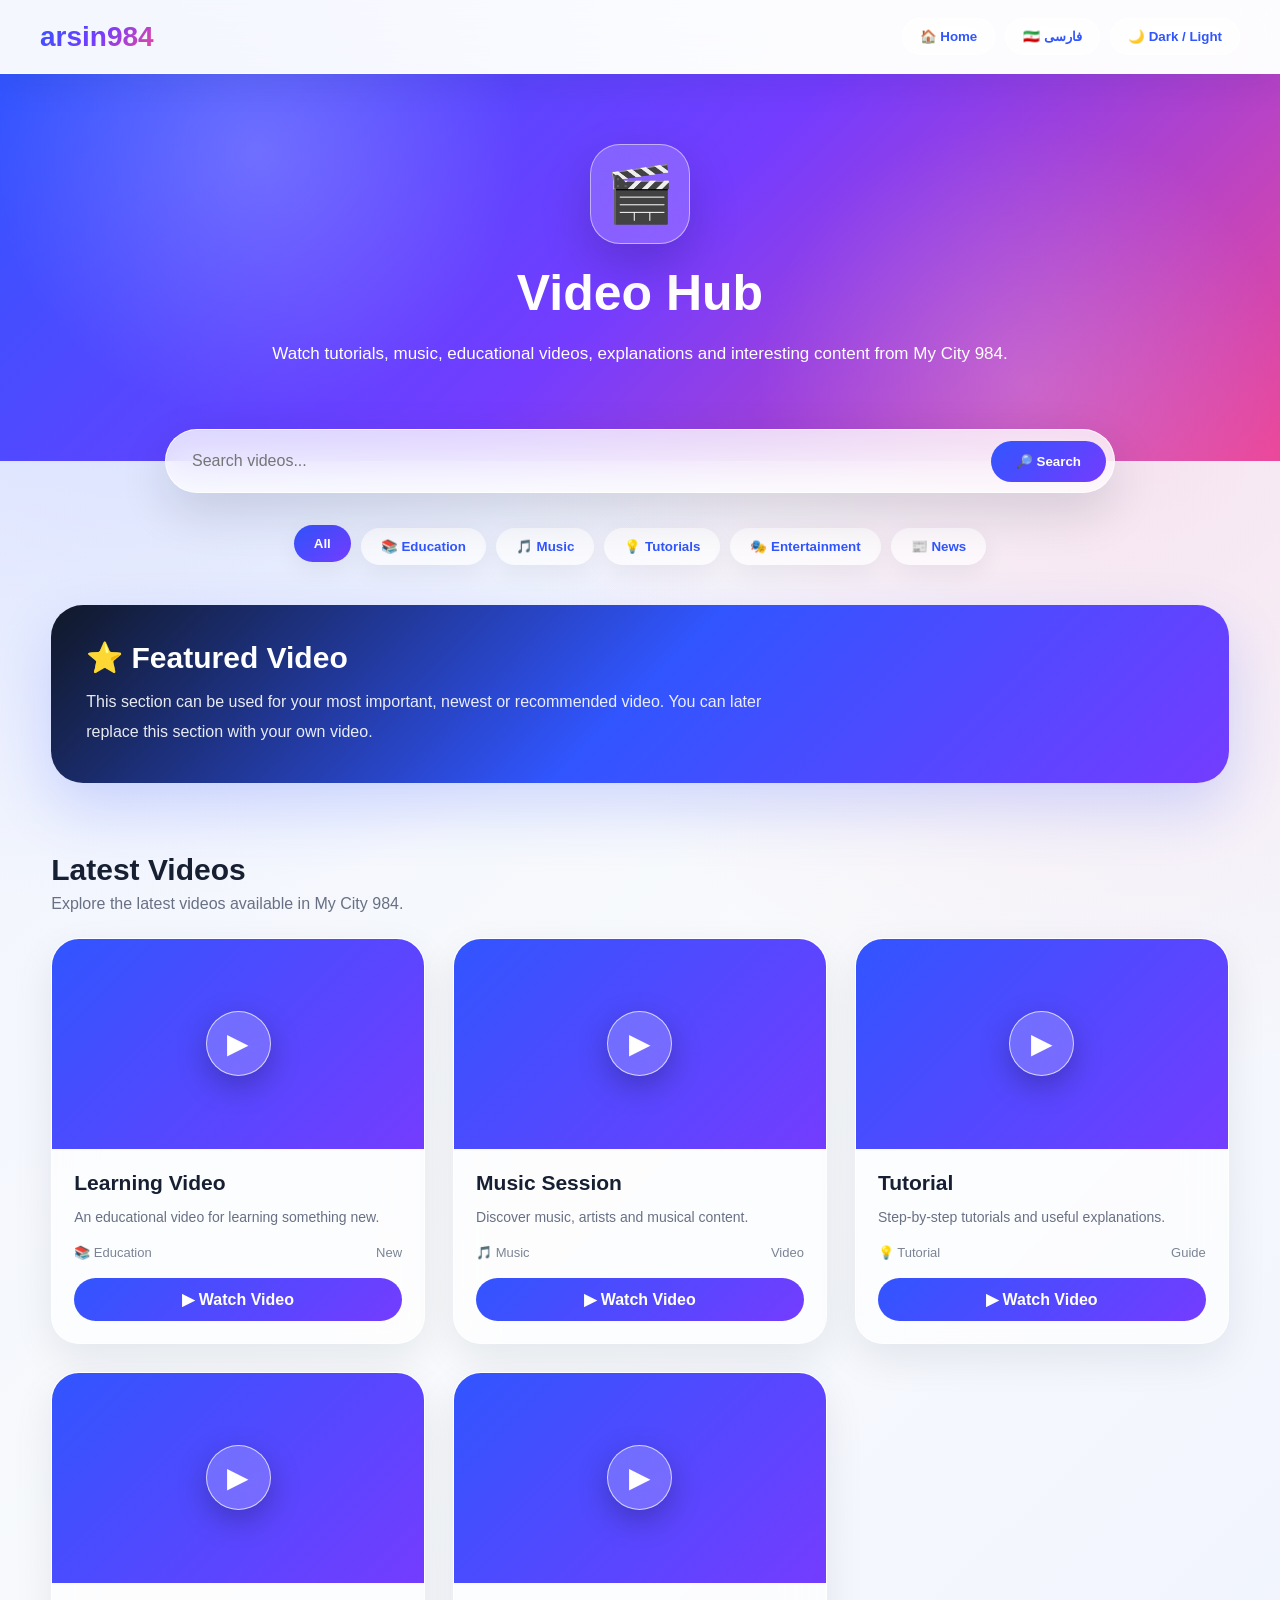
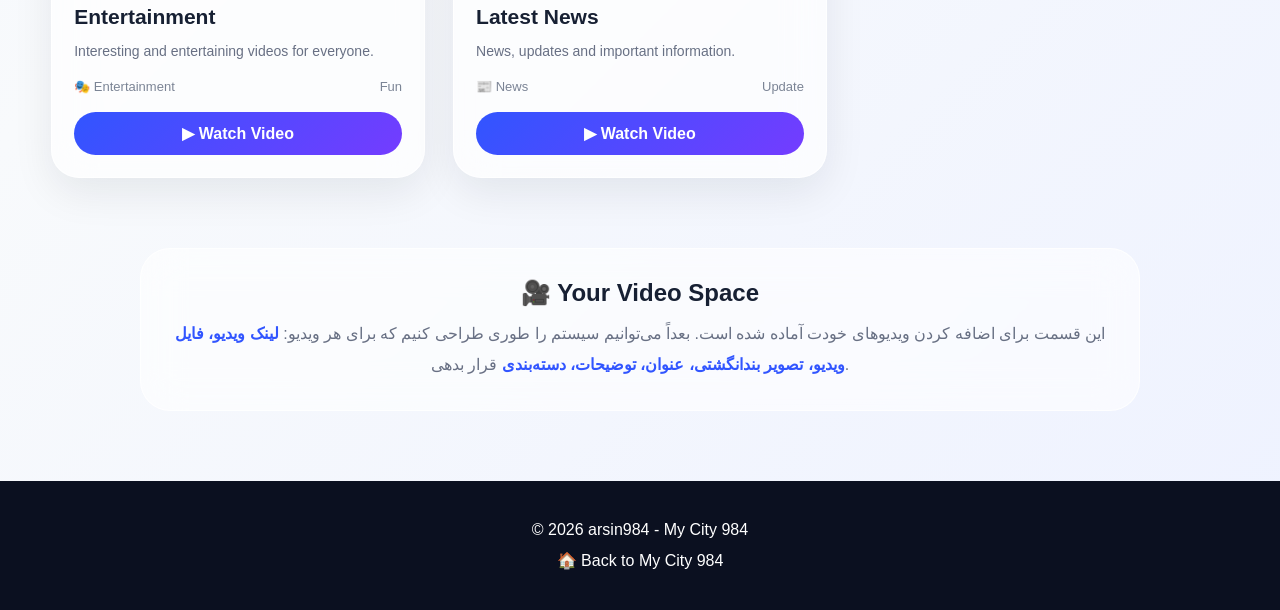
<file: video-hub.html>
<!DOCTYPE html>
<html lang="en" dir="ltr">

<head>

<meta charset="UTF-8">

<meta name="viewport"
content="width=device-width, initial-scale=1.0">

<meta name="description"
content="My City 984 Video Hub - Watch tutorials, music, educational videos and more.">

<title>Video Hub | My City 984</title>


<style>

/* =====================================================
RESET
===================================================== */

*{
    margin:0;
    padding:0;
    box-sizing:border-box;
}

html{
    scroll-behavior:smooth;
}

body{

    font-family:
    Arial,
    Tahoma,
    sans-serif;

    min-height:100vh;

    color:#172033;

    overflow-x:hidden;

    background:

    radial-gradient(
        circle at 10% 10%,
        rgba(49,85,255,.15),
        transparent 30%
    ),

    radial-gradient(
        circle at 90% 20%,
        rgba(236,72,153,.12),
        transparent 30%
    ),

    linear-gradient(
        135deg,
        #eef2ff,
        #f8fafc,
        #eef2ff
    );

    transition:.5s;

}


/* =====================================================
DARK MODE
===================================================== */

body.dark{

    color:#f8fafc;

    background:

    radial-gradient(
        circle at 10% 10%,
        rgba(79,70,229,.25),
        transparent 30%
    ),

    radial-gradient(
        circle at 90% 90%,
        rgba(236,72,153,.16),
        transparent 30%
    ),

    linear-gradient(
        135deg,
        #050812,
        #111827,
        #050812
    );

}


/* =====================================================
HEADER
===================================================== */

header{

    position:sticky;

    top:0;

    z-index:9999;

    padding:
    18px 15px;

    background:
    rgba(255,255,255,.72);

    backdrop-filter:
    blur(22px);

    -webkit-backdrop-filter:
    blur(22px);

    border-bottom:
    1px solid
    rgba(255,255,255,.7);

    box-shadow:
    0 10px 35px
    rgba(15,23,42,.08);

}

body.dark header{

    background:
    rgba(5,8,18,.78);

    border-color:
    rgba(255,255,255,.1);

}


/* =====================================================
TOP BAR
===================================================== */

.top-bar{

    max-width:
    1200px;

    margin:auto;

    display:flex;

    align-items:center;

    justify-content:space-between;

    gap:15px;

}


.logo{

    font-size:
    28px;

    font-weight:
    900;

    background:

    linear-gradient(
        135deg,
        #3155ff,
        #743cff,
        #ec4899
    );

    -webkit-background-clip:
    text;

    -webkit-text-fill-color:
    transparent;

}


/* =====================================================
HEADER BUTTONS
===================================================== */

.header-buttons{

    display:flex;

    gap:10px;

    flex-wrap:wrap;

}

.header-btn{

    border:
    1px solid
    rgba(255,255,255,.7);

    padding:
    10px 17px;

    border-radius:
    25px;

    cursor:pointer;

    font-weight:bold;

    color:#3155ff;

    background:
    rgba(255,255,255,.55);

    backdrop-filter:
    blur(15px);

    transition:.3s;

}

.header-btn:hover{

    transform:
    translateY(-3px);

    box-shadow:
    0 10px 25px
    rgba(49,85,255,.15);

}


/* =====================================================
HERO
===================================================== */

.hero{

    text-align:center;

    color:white;

    padding:
    70px 15px 90px;

    background:

    radial-gradient(
        circle at 20% 20%,
        rgba(255,255,255,.2),
        transparent 25%
    ),

    radial-gradient(
        circle at 80% 80%,
        rgba(255,255,255,.18),
        transparent 25%
    ),

    linear-gradient(
        135deg,
        #3155ff,
        #743cff,
        #ec4899
    );

}

.hero-icon{

    width:
    100px;

    height:
    100px;

    margin:
    0 auto 20px;

    display:flex;

    align-items:center;

    justify-content:center;

    font-size:
    55px;

    border-radius:
    30px;

    background:
    rgba(255,255,255,.18);

    backdrop-filter:
    blur(18px);

    border:
    1px solid
    rgba(255,255,255,.5);

    box-shadow:
    0 20px 50px
    rgba(0,0,0,.18);

}

.hero h1{

    font-size:
    clamp(30px,6vw,50px);

    margin-bottom:
    15px;

}

.hero p{

    max-width:
    750px;

    margin:auto;

    line-height:
    2;

    font-size:
    17px;

}


/* =====================================================
SEARCH
===================================================== */

.search-container{

    width:
    92%;

    max-width:
    950px;

    margin:
    -32px auto 35px;

    position:relative;

    z-index:20;

}

.search-box{

    display:flex;

    align-items:center;

    padding:
    8px;

    border-radius:
    35px;

    background:
    rgba(255,255,255,.78);

    backdrop-filter:
    blur(22px);

    border:
    1px solid
    rgba(255,255,255,.8);

    box-shadow:
    0 18px 50px
    rgba(15,23,42,.14);

}

.search-box input{

    flex:1;

    border:none;

    outline:none;

    background:transparent;

    padding:
    14px 18px;

    font-size:
    16px;

}

.search-box button{

    border:none;

    cursor:pointer;

    padding:
    13px 25px;

    border-radius:
    28px;

    color:white;

    font-weight:bold;

    background:

    linear-gradient(
        135deg,
        #3155ff,
        #743cff
    );

}


/* =====================================================
CATEGORIES
===================================================== */

.categories{

    width:
    92%;

    max-width:
    1100px;

    margin:
    0 auto 40px;

    display:flex;

    justify-content:center;

    gap:10px;

    flex-wrap:wrap;

}

.category-btn{

    border:none;

    cursor:pointer;

    padding:
    11px 20px;

    border-radius:
    25px;

    font-weight:bold;

    color:#3155ff;

    background:
    rgba(255,255,255,.65);

    backdrop-filter:
    blur(15px);

    box-shadow:
    0 8px 25px
    rgba(15,23,42,.06);

    transition:.3s;

}

.category-btn:hover,
.category-btn.active{

    color:white;

    background:

    linear-gradient(
        135deg,
        #3155ff,
        #743cff
    );

    transform:
    translateY(-3px);

}


/* =====================================================
SECTION TITLE
===================================================== */

.section-title{

    width:
    92%;

    max-width:
    1200px;

    margin:
    0 auto 25px;

}

.section-title h2{

    font-size:
    30px;

}

.section-title p{

    color:#687084;

    margin-top:
    8px;

}


/* =====================================================
VIDEO GRID
===================================================== */

.video-grid{

    width:
    92%;

    max-width:
    1200px;

    margin:
    0 auto 70px;

    display:grid;

    grid-template-columns:
    repeat(3,1fr);

    gap:28px;

}


/* =====================================================
VIDEO CARD
===================================================== */

.video-card{

    overflow:hidden;

    border-radius:
    28px;

    background:
    rgba(255,255,255,.65);

    backdrop-filter:
    blur(20px);

    -webkit-backdrop-filter:
    blur(20px);

    border:
    1px solid
    rgba(255,255,255,.75);

    box-shadow:
    0 15px 40px
    rgba(15,23,42,.08);

    transition:.4s;

}

.video-card:hover{

    transform:
    translateY(-8px);

    box-shadow:
    0 25px 60px
    rgba(15,23,42,.16);

}


/* =====================================================
THUMBNAIL
===================================================== */

.thumbnail{

    position:relative;

    height:
    210px;

    display:flex;

    align-items:center;

    justify-content:center;

    overflow:hidden;

    background:

    linear-gradient(
        135deg,
        #3155ff,
        #743cff
    );

}

.thumbnail img{

    width:
    100%;

    height:
    100%;

    object-fit:
    cover;

    transition:.4s;

}

.video-card:hover
.thumbnail img{

    transform:
    scale(1.08);

}

.play-button{

    position:absolute;

    width:
    65px;

    height:
    65px;

    display:flex;

    align-items:center;

    justify-content:center;

    border-radius:
    50%;

    color:white;

    font-size:
    28px;

    background:
    rgba(255,255,255,.2);

    backdrop-filter:
    blur(15px);

    border:
    1px solid
    rgba(255,255,255,.7);

    box-shadow:
    0 10px 30px
    rgba(0,0,0,.25);

    transition:.3s;

}

.play-button:hover{

    transform:
    scale(1.15);

}


/* =====================================================
VIDEO CONTENT
===================================================== */

.video-content{

    padding:
    22px;

}

.video-content h3{

    font-size:
    21px;

    margin-bottom:
    10px;

}

.video-content p{

    color:#687084;

    line-height:
    1.8;

    font-size:
    14px;

}

.video-meta{

    display:flex;

    justify-content:space-between;

    margin-top:
    15px;

    font-size:
    13px;

    color:#7b8495;

}

.watch-btn{

    display:block;

    text-align:center;

    margin-top:
    18px;

    padding:
    12px;

    border-radius:
    25px;

    text-decoration:none;

    color:white;

    font-weight:bold;

    background:

    linear-gradient(
        135deg,
        #3155ff,
        #743cff
    );

    transition:.3s;

}

.watch-btn:hover{

    transform:
    scale(1.03);

}


/* =====================================================
FEATURED
===================================================== */

.featured{

    width:
    92%;

    max-width:
    1200px;

    margin:
    0 auto 70px;

    padding:
    35px;

    border-radius:
    32px;

    color:white;

    background:

    linear-gradient(
        135deg,
        #101827,
        #3155ff,
        #743cff
    );

    box-shadow:
    0 25px 60px
    rgba(49,85,255,.2);

}

.featured h2{

    font-size:
    30px;

    margin-bottom:
    12px;

}

.featured p{

    max-width:
    700px;

    line-height:
    1.9;

    opacity:.9;

}


/* =====================================================
UPLOAD / ADD VIDEO INFO
===================================================== */

.info-box{

    width:
    92%;

    max-width:
    1000px;

    margin:
    0 auto 70px;

    padding:
    30px;

    text-align:center;

    border-radius:
    30px;

    background:
    rgba(255,255,255,.58);

    backdrop-filter:
    blur(20px);

    border:
    1px solid
    rgba(255,255,255,.75);

}

.info-box h2{

    margin-bottom:
    12px;

}

.info-box p{

    color:#687084;

    line-height:
    1.9;

}

.info-box strong{

    color:#3155ff;

}


/* =====================================================
FOOTER
===================================================== */

footer{

    text-align:center;

    padding:
    40px 15px;

    color:white;

    background:
    #0b1020;

}

.footer-link{

    display:inline-block;

    margin-top:
    12px;

    color:white;

    text-decoration:none;

}


/* =====================================================
PERSIAN
===================================================== */

body.persian{

    direction:rtl;

    font-family:
    Tahoma,
    Arial,
    sans-serif;

}

body.persian
.search-box{

    direction:rtl;

}


/* =====================================================
MOBILE
===================================================== */

@media(max-width:950px){

    .video-grid{

        grid-template-columns:
        repeat(2,1fr);

    }

}

@media(max-width:650px){

    .top-bar{

        flex-direction:
        column;

    }

    .video-grid{

        grid-template-columns:
        1fr;

    }

    .hero{

        padding:
        55px 15px 75px;

    }

    .thumbnail{

        height:
        220px;

    }

    .search-box button{

        padding:
        0 18px;

    }

}

</style>

</head>


<body>


<!-- =====================================================
HEADER
===================================================== -->

<header>


<div class="top-bar">


<div class="logo">

arsin984

</div>


<div class="header-buttons">


<button
class="header-btn"
onclick="goHome()">

🏠 Home

</button>


<button
class="header-btn"
onclick="toggleLanguage()"
id="languageButton">

🇮🇷 فارسی

</button>


<button
class="header-btn"
onclick="toggleDarkMode()">

🌙 Dark / Light

</button>


</div>


</div>


</header>


<!-- =====================================================
HERO
===================================================== -->

<section class="hero">


<div class="hero-icon">

🎬

</div>


<h1 id="pageTitle">

Video Hub

</h1>


<p id="pageDescription">

Watch tutorials, music,
educational videos,
explanations and interesting
content from My City 984.

</p>


</section>


<!-- =====================================================
SEARCH
===================================================== -->

<div class="search-container">


<div class="search-box">


<input
id="searchInput"
type="search"
placeholder="Search videos..."
oninput="searchVideos()">


<button
onclick="searchVideos()">

🔎 Search

</button>


</div>


</div>


<!-- =====================================================
CATEGORIES
===================================================== -->

<div class="categories">


<button
class="category-btn active"
onclick="filterVideos('all',this)">

All

</button>


<button
class="category-btn"
onclick="filterVideos('education',this)">

📚 Education

</button>


<button
class="category-btn"
onclick="filterVideos('music',this)">

🎵 Music

</button>


<button
class="category-btn"
onclick="filterVideos('tutorial',this)">

💡 Tutorials

</button>


<button
class="category-btn"
onclick="filterVideos('entertainment',this)">

🎭 Entertainment

</button>


<button
class="category-btn"
onclick="filterVideos('news',this)">

📰 News

</button>


</div>


<!-- =====================================================
FEATURED
===================================================== -->

<section class="featured">


<h2>

⭐ Featured Video

</h2>


<p>

This section can be used for
your most important,
newest or recommended video.

You can later replace this
section with your own video.

</p>


</section>


<!-- =====================================================
VIDEO TITLE
===================================================== -->

<section class="section-title">


<h2>

Latest Videos

</h2>


<p>

Explore the latest videos
available in My City 984.

</p>


</section>


<!-- =====================================================
VIDEO GRID
===================================================== -->

<main class="video-grid"
id="videoGrid">


<!-- VIDEO 1 -->

<article
class="video-card"
data-category="education">


<div class="thumbnail">


<div class="play-button">

▶

</div>


</div>


<div class="video-content">


<h3>

Learning Video

</h3>


<p>

An educational video
for learning something new.

</p>


<div class="video-meta">

<span>
📚 Education
</span>

<span>
New
</span>

</div>


<a
href="#"
class="watch-btn">

▶ Watch Video

</a>


</div>

</article>


<!-- VIDEO 2 -->

<article
class="video-card"
data-category="music">


<div class="thumbnail">


<div class="play-button">

▶

</div>


</div>


<div class="video-content">


<h3>

Music Session

</h3>


<p>

Discover music,
artists and musical content.

</p>


<div class="video-meta">

<span>
🎵 Music
</span>

<span>
Video
</span>

</div>


<a
href="#"
class="watch-btn">

▶ Watch Video

</a>


</div>

</article>


<!-- VIDEO 3 -->

<article
class="video-card"
data-category="tutorial">


<div class="thumbnail">


<div class="play-button">

▶

</div>


</div>


<div class="video-content">


<h3>

Tutorial

</h3>


<p>

Step-by-step tutorials
and useful explanations.

</p>


<div class="video-meta">

<span>
💡 Tutorial
</span>

<span>
Guide
</span>

</div>


<a
href="#"
class="watch-btn">

▶ Watch Video

</a>


</div>

</article>


<!-- VIDEO 4 -->

<article
class="video-card"
data-category="entertainment">


<div class="thumbnail">


<div class="play-button">

▶

</div>


</div>


<div class="video-content">


<h3>

Entertainment

</h3>


<p>

Interesting and entertaining
videos for everyone.

</p>


<div class="video-meta">

<span>
🎭 Entertainment
</span>

<span>
Fun
</span>

</div>


<a
href="#"
class="watch-btn">

▶ Watch Video

</a>


</div>

</article>


<!-- VIDEO 5 -->

<article
class="video-card"
data-category="news">


<div class="thumbnail">


<div class="play-button">

▶

</div>


</div>


<div class="video-content">


<h3>

Latest News

</h3>


<p>

News, updates and
important information.

</p>


<div class="video-meta">

<span>
📰 News
</span>

<span>
Update
</span>

</div>


<a
href="#"
class="watch-btn">

▶ Watch Video

</a>


</div>

</article>


</main>


<!-- =====================================================
INFO
===================================================== -->

<section class="info-box">


<h2>

🎥 Your Video Space

</h2>


<p>

این قسمت برای اضافه کردن
ویدیوهای خودت آماده شده است.

بعداً می‌توانیم سیستم را طوری
طراحی کنیم که برای هر ویدیو:

<strong>
لینک ویدیو،
فایل ویدیو،
تصویر بندانگشتی،
عنوان،
توضیحات،
دسته‌بندی
</strong>

قرار بدهی.

</p>


</section>


<!-- =====================================================
FOOTER
===================================================== -->

<footer>


<p>

© 2026 arsin984 -
My City 984

</p>


<a
href="index.html"
class="footer-link">

🏠 Back to My City 984

</a>


</footer>


<!-- =====================================================
JAVASCRIPT
===================================================== -->

<script>


/* =====================================================
HOME
===================================================== */

function goHome(){

window.location.href =
"index.html";

}


/* =====================================================
DARK MODE
===================================================== */

function toggleDarkMode(){

document.body.classList.toggle(
"dark"
);

}


/* =====================================================
LANGUAGE
===================================================== */

let isPersian =
false;


function toggleLanguage(){


const button =
document.getElementById(
"languageButton"
);


const title =
document.getElementById(
"pageTitle"
);


const description =
document.getElementById(
"pageDescription"
);


const input =
document.getElementById(
"searchInput"
);


if(!isPersian){


document.body.classList.add(
"persian"
);


document.documentElement.lang =
"fa";


document.documentElement.dir =
"rtl";


title.innerText =
"مرکز ویدیو";


description.innerText =
"ویدیوهای آموزشی، موسیقی، آموزش‌ها، توضیحات و محتوای جذاب My City 984 را تماشا کنید.";


input.placeholder =
"جست‌وجوی ویدیوها...";


button.innerText =
"🇬🇧 English";


isPersian =
true;


}else{


document.body.classList.remove(
"persian"
);


document.documentElement.lang =
"en";


document.documentElement.dir =
"ltr";


title.innerText =
"Video Hub";


description.innerText =
"Watch tutorials, music, educational videos, explanations and interesting content from My City 984.";


input.placeholder =
"Search videos...";


button.innerText =
"🇮🇷 فارسی";


isPersian =
false;

}

}


/* =====================================================
FILTER
===================================================== */

function filterVideos(
category,
button
){


const cards =
document.querySelectorAll(
".video-card"
);


const buttons =
document.querySelectorAll(
".category-btn"
);


buttons.forEach(function(btn){

btn.classList.remove(
"active"
);

});


button.classList.add(
"active"
);


cards.forEach(function(card){


const cardCategory =
card.getAttribute(
"data-category"
);


if(

category === "all"

||

cardCategory === category

){

card.style.display =
"block";

}else{

card.style.display =
"none";

}

});

}


/* =====================================================
SEARCH
===================================================== */

function searchVideos(){


const query =

document
.getElementById(
"searchInput"
)
.value
.toLowerCase()
.trim();


const cards =

document.querySelectorAll(
".video-card"
);


cards.forEach(function(card){


const content =

card.innerText
.toLowerCase();


if(
content.includes(query)
){

card.style.display =
"block";

}else{

card.style.display =
"none";

}

});

}

</script>


</body>

</html>
</file>
<file: style.css>
/* ===============================
   RESET
================================= */

*{
    margin:0;
    padding:0;
    box-sizing:border-box;
}

html{
    scroll-behavior:smooth;
}

body{
    font-family:'Inter',sans-serif;
    background:#070b14;
    color:#ffffff;
    overflow-x:hidden;
}

/* ===============================
   BACKGROUND
================================= */

.background{
    position:fixed;
    inset:0;
    z-index:-2;
    background:
    radial-gradient(circle at top,#122447 0%,#070b14 55%),
    #070b14;
}

.blur{
    position:absolute;
    border-radius:50%;
    filter:blur(120px);
    opacity:.45;
}

.blur1{
    width:320px;
    height:320px;
    background:#3b82f6;
    top:-120px;
    left:-80px;
}

.blur2{
    width:350px;
    height:350px;
    background:#7c3aed;
    right:-120px;
    top:120px;
}

.blur3{
    width:280px;
    height:280px;
    background:#06b6d4;
    bottom:-100px;
    left:40%;
}
/* ===============================
   HEADER
================================= */

.header{
    position:fixed;
    top:0;
    left:0;
    width:100%;
    height:80px;
    display:flex;
    justify-content:space-between;
    align-items:center;
    padding:0 60px;
    background:rgba(8,12,24,.65);
    backdrop-filter:blur(18px);
    border-bottom:1px solid rgba(255,255,255,.08);
    z-index:1000;
}

.logo{
    font-size:28px;
    font-weight:900;
    color:#ffffff;
    letter-spacing:1px;
}

.header nav{
    display:flex;
    gap:34px;
}

.header nav a{
    color:#d5d9e7;
    text-decoration:none;
    font-size:15px;
    font-weight:600;
    transition:.3s;
}

.header nav a:hover{
    color:#ffffff;
}

.icons{
    display:flex;
    gap:20px;
}

.icons i{
    color:#ffffff;
    cursor:pointer;
    font-size:18px;
    transition:.3s;
}

.icons i:hover{
    color:#60a5fa;
    transform:scale(1.1);
}

/* ===============================
   HERO
================================= */

.hero{
    width:100%;
    min-height:100vh;
    display:flex;
    justify-content:space-between;
    align-items:center;
    padding:140px 8%;
    gap:80px;
}

.hero-left{
    flex:1;
}

.badge{
    display:inline-block;
    padding:10px 18px;
    background:rgba(96,165,250,.15);
    border:1px solid rgba(96,165,250,.35);
    border-radius:999px;
    color:#7dd3fc;
    font-size:13px;
    font-weight:700;
    margin-bottom:26px;
}
.hero-left h1{
    font-size:74px;
    line-height:1.05;
    font-weight:900;
    margin-bottom:22px;
}

.hero-left h1 span{
    display:block;
    color:#60a5fa;
}

.hero-left p{
    max-width:520px;
    color:#c8d0df;
    line-height:1.8;
    font-size:17px;
    margin-bottom:35px;
}

.buttons{
    display:flex;
    gap:18px;
}

.btn-primary,
.btn-secondary{
    padding:16px 34px;
    border-radius:14px;
    text-decoration:none;
    font-weight:700;
    transition:.3s;
}

.btn-primary{
    background:#3b82f6;
    color:#fff;
}

.btn-primary:hover{
    background:#2563eb;
    transform:translateY(-3px);
}

.btn-secondary{
    border:1px solid rgba(255,255,255,.15);
    color:#fff;
    background:rgba(255,255,255,.05);
}

.btn-secondary:hover{
    background:rgba(255,255,255,.12);
}

.hero-right{
    flex:1;
    display:flex;
    justify-content:center;
}

.iphone{
    width:360px;
    background:#0d1322;
    border-radius:32px;
    padding:28px;
    border:1px solid rgba(255,255,255,.08);
    box-shadow:0 30px 80px rgba(0,0,0,.45);
}

.iphone h3{
    margin-bottom:20px;
    font-size:22px;
}
/* ===============================
   MUSIC CARDS
================================= */

.music-card{
    display:flex;
    align-items:center;
    justify-content:space-between;
    gap:16px;
    padding:14px;
    border-radius:16px;
    background:rgba(255,255,255,.04);
    margin-bottom:16px;
    transition:.3s;
}

.music-card.active{
    background:#2563eb;
}

.music-card:hover{
    transform:translateY(-2px);
    background:rgba(255,255,255,.08);
}

.music-card img{
    width:58px;
    height:58px;
    border-radius:14px;
    object-fit:cover;
}

.song-info{
    flex:1;
}

.song-info h4{
    font-size:16px;
    margin-bottom:4px;
}

.song-info p{
    font-size:13px;
    color:#d0d7e5;
}

.play{
    width:42px;
    height:42px;
    border:none;
    border-radius:50%;
    background:#fff;
    color:#111827;
    cursor:pointer;
    transition:.3s;
}

.play:hover{
    transform:scale(1.08);
}

/* ===============================
   SECTION TITLE
================================= */

.title{
    text-align:center;
    margin-bottom:60px;
}

.title span{
    color:#60a5fa;
    font-size:13px;
    font-weight:700;
    letter-spacing:2px;
}

.title h2{
    margin-top:10px;
    font-size:44px;
    font-weight:800;
}

.title p{
    color:#c9d1df;
    margin-top:12px;
}
/* ===============================
   ALBUMS
================================= */

.album-grid{
    display:grid;
    grid-template-columns:repeat(auto-fit,minmax(260px,1fr));
    gap:30px;
}

.album{
    background:#101827;
    border-radius:22px;
    overflow:hidden;
    border:1px solid rgba(255,255,255,.06);
    transition:.35s;
}

.album:hover{
    transform:translateY(-8px);
}

.album img{
    width:100%;
    height:280px;
    object-fit:cover;
}

.album-info{
    padding:24px;
}

.album-info h3{
    font-size:24px;
    margin-bottom:8px;
}

.album-info p{
    color:#c9d1df;
    margin-bottom:20px;
}

.album-btn{
    width:100%;
    padding:14px;
    border:none;
    border-radius:14px;
    background:#2563eb;
    color:#fff;
    font-weight:700;
    cursor:pointer;
    transition:.3s;
}

.album-btn:hover{
    background:#1d4ed8;
}
/* ===============================
   DISCOVER
================================= */

.discover,
.stats,
.artists,
.albums,
.recommended,
.now-playing,
.playlists,
.trending,
.premium-banner,
.premium-features,
.genres,
.newsletter,
.contact-section{
    padding:100px 8%;
}

.cards{
    display:grid;
    grid-template-columns:repeat(auto-fit,minmax(280px,1fr));
    gap:30px;
}

.card{
    background:#101827;
    border-radius:22px;
    overflow:hidden;
    transition:.35s;
    border:1px solid rgba(255,255,255,.06);
}

.card:hover{
    transform:translateY(-8px);
    box-shadow:0 25px 50px rgba(0,0,0,.35);
}

.card img{
    width:100%;
    height:220px;
    object-fit:cover;
}

.card-content{
    padding:24px;
}

.card-content h3{
    font-size:24px;
    margin-bottom:12px;
}

.card-content p{
    color:#c9d1df;
    line-height:1.7;
    margin-bottom:22px;
}

.card-btn{
    display:inline-block;
    text-decoration:none;
    color:#60a5fa;
    font-weight:700;
}
/* ===============================
   STATS
================================= */

.stats-grid{
    display:grid;
    grid-template-columns:repeat(auto-fit,minmax(180px,1fr));
    gap:25px;
}

.stat{
    background:#101827;
    border-radius:20px;
    padding:35px 20px;
    text-align:center;
    border:1px solid rgba(255,255,255,.06);
}

.stat h2{
    font-size:42px;
    color:#60a5fa;
    margin-bottom:10px;
    font-weight:800;
}

.stat p{
    color:#c9d1df;
    font-size:16px;
}

/* ===============================
   ARTISTS
================================= */

.artist-grid{
    display:grid;
    grid-template-columns:repeat(auto-fit,minmax(220px,1fr));
    gap:28px;
}

.artist{
    background:#101827;
    border-radius:22px;
    padding:24px;
    text-align:center;
    border:1px solid rgba(255,255,255,.06);
    transition:.35s;
}

.artist:hover{
    transform:translateY(-8px);
}

.artist img{
    width:140px;
    height:140px;
    border-radius:50%;
    object-fit:cover;
    margin-bottom:18px;
}

.artist h3{
    font-size:22px;
    margin-bottom:8px;
}

.artist p{
    color:#c9d1df;
}
/* ===============================
   ALBUMS
================================= */

.album-grid{
    display:grid;
    grid-template-columns:repeat(auto-fit,minmax(260px,1fr));
    gap:30px;
}

.album{
    background:#101827;
    border-radius:22px;
    overflow:hidden;
    border:1px solid rgba(255,255,255,.06);
    transition:.35s;
}

.album:hover{
    transform:translateY(-8px);
}

.album img{
    width:100%;
    height:280px;
    object-fit:cover;
}

.album-info{
    padding:24px;
}

.album-info h3{
    font-size:24px;
    margin-bottom:8px;
}

.album-info p{
    color:#c9d1df;
    margin-bottom:20px;
}

.album-btn{
    width:100%;
    padding:14px;
    border:none;
    border-radius:14px;
    background:#2563eb;
    color:#fff;
    font-weight:700;
    cursor:pointer;
    transition:.3s;
}

.album-btn:hover{
    background:#1d4ed8;
}
/* ===============================
   SEARCH
================================= */

.search-box{
    max-width:800px;
    margin:auto;
    display:flex;
    align-items:center;
    gap:16px;
    background:#101827;
    border:1px solid rgba(255,255,255,.08);
    border-radius:18px;
    padding:18px 24px;
}

.search-box i{
    color:#60a5fa;
    font-size:20px;
}

.search-box input{
    flex:1;
    background:transparent;
    border:none;
    outline:none;
    color:#fff;
    font-size:16px;
}

.search-box input::placeholder{
    color:#94a3b8;
}

.search-box button{
    border:none;
    background:#2563eb;
    color:#fff;
    padding:14px 28px;
    border-radius:14px;
    cursor:pointer;
    font-weight:700;
}

/* ===============================
   QUICK CATEGORIES
================================= */

.quick-categories{
    padding:70px 8%;
    display:grid;
    grid-template-columns:repeat(auto-fit,minmax(140px,1fr));
    gap:20px;
}

.category{
    background:#101827;
    border-radius:18px;
    padding:26px;
    text-align:center;
    transition:.3s;
    border:1px solid rgba(255,255,255,.06);
}

.category:hover{
    transform:translateY(-6px);
}

.category span{
    display:block;
    margin-top:12px;
    font-weight:700;
}
/* ===============================
   RECOMMENDED
================================= */

.recommended-grid{
    display:grid;
    gap:22px;
}

.recommended-card{
    display:flex;
    align-items:center;
    justify-content:space-between;
    gap:20px;
    background:#101827;
    border:1px solid rgba(255,255,255,.06);
    border-radius:20px;
    padding:18px;
    transition:.3s;
}

.recommended-card:hover{
    transform:translateY(-4px);
}

.recommended-card img{
    width:80px;
    height:80px;
    border-radius:16px;
    object-fit:cover;
}

.recommended-card h3{
    font-size:20px;
    margin-bottom:6px;
}

.recommended-card p{
    color:#94a3b8;
}

.recommended-card button{
    width:54px;
    height:54px;
    border:none;
    border-radius:50%;
    background:#2563eb;
    color:#fff;
    cursor:pointer;
    font-size:18px;
}
/* ===============================
   NOW PLAYING
================================= */

.player-card{
    display:flex;
    align-items:center;
    gap:40px;
    background:#101827;
    border:1px solid rgba(255,255,255,.06);
    border-radius:26px;
    padding:30px;
}

.player-cover img{
    width:260px;
    border-radius:22px;
}

.player-info{
    flex:1;
}

.player-info h2{
    font-size:36px;
    margin-bottom:8px;
}

.player-info p{
    color:#94a3b8;
    margin-bottom:26px;
}

.progress{
    width:100%;
    height:8px;
    background:#1e293b;
    border-radius:999px;
    overflow:hidden;
    margin-bottom:10px;
}

.progress-bar{
    width:45%;
    height:100%;
    background:#2563eb;
}

.time{
    display:flex;
    justify-content:space-between;
    color:#94a3b8;
    font-size:14px;
    margin-bottom:28px;
}

.controls{
    display:flex;
    gap:18px;
}

.control-btn{
    width:56px;
    height:56px;
    border:none;
    border-radius:50%;
    background:#1e293b;
    color:#fff;
    cursor:pointer;
    font-size:18px;
}

.play-main{
    background:#2563eb;
}
/* ===============================
   PLAYLISTS
================================= */

.playlist-grid{
    display:grid;
    grid-template-columns:repeat(auto-fit,minmax(240px,1fr));
    gap:26px;
}

.playlist-card{
    background:#101827;
    border:1px solid rgba(255,255,255,.06);
    border-radius:22px;
    overflow:hidden;
    transition:.3s;
}

.playlist-card:hover{
    transform:translateY(-6px);
}

.playlist-card img{
    width:100%;
    height:240px;
    object-fit:cover;
}

.playlist-card h3{
    padding:18px 18px 6px;
    font-size:22px;
}

.playlist-card p{
    padding:0 18px 20px;
    color:#94a3b8;
}

/* ===============================
   TRENDING
================================= */

.trending-grid{
    display:grid;
    grid-template-columns:repeat(auto-fit,minmax(250px,1fr));
    gap:26px;
}

.trend-card{
    position:relative;
    background:#101827;
    border-radius:22px;
    overflow:hidden;
    border:1px solid rgba(255,255,255,.06);
    transition:.35s;
}

.trend-card:hover{
    transform:translateY(-8px);
}

.rank{
    position:absolute;
    top:16px;
    left:16px;
    background:#2563eb;
    color:#fff;
    padding:6px 12px;
    border-radius:999px;
    font-size:13px;
    font-weight:700;
}

.trend-card img{
    width:100%;
    height:280px;
    object-fit:cover;
}

.trend-card h3{
    padding:20px 20px 6px;
    font-size:22px;
}

.trend-card p{
    padding:0 20px 18px;
    color:#94a3b8;
}

.play-btn{
    margin:0 20px 22px;
    width:calc(100% - 40px);
    padding:14px;
    border:none;
    border-radius:14px;
    background:#2563eb;
    color:#fff;
    font-weight:700;
    cursor:pointer;
}
/* ===============================
   PREMIUM
================================= */

.premium-banner{
    margin:80px 8%;
    padding:70px 40px;
    border-radius:30px;
    text-align:center;
    background:
    linear-gradient(135deg,#2563eb,#7c3aed);
}

.premium-content h2{
    font-size:46px;
    margin-bottom:18px;
}

.premium-content p{
    font-size:18px;
    color:#e2e8f0;
    margin-bottom:30px;
}

.premium-features{
    display:grid;
    grid-template-columns:repeat(auto-fit,minmax(220px,1fr));
    gap:25px;
}

.feature-item{
    background:#101827;
    border-radius:22px;
    padding:32px;
    text-align:center;
    border:1px solid rgba(255,255,255,.06);
}

.feature-item i{
    font-size:34px;
    color:#60a5fa;
    margin-bottom:18px;
}

.feature-item h3{
    margin-bottom:10px;
    font-size:22px;
}

.feature-item p{
    color:#94a3b8;
}

/* ===============================
   GENRES
================================= */

.genre-grid{
    display:grid;
    grid-template-columns:repeat(auto-fit,minmax(150px,1fr));
    gap:20px;
}

.genre-card{
    background:#101827;
    padding:28px;
    border-radius:18px;
    text-align:center;
    font-size:20px;
    font-weight:700;
    border:1px solid rgba(255,255,255,.06);
    transition:.3s;
}

.genre-card:hover{
    background:#2563eb;
    transform:translateY(-5px);
}
/* ===============================
   NEWSLETTER
================================= */

.newsletter{
    text-align:center;
    background:#101827;
    margin:80px 8%;
    border-radius:28px;
    padding:60px 30px;
    border:1px solid rgba(255,255,255,.06);
}

.newsletter h2{
    font-size:38px;
    margin-bottom:15px;
}

.newsletter p{
    color:#94a3b8;
    margin-bottom:30px;
}

.newsletter-box{
    display:flex;
    max-width:600px;
    margin:auto;
    gap:15px;
}

.newsletter-box input{
    flex:1;
    padding:16px 20px;
    border-radius:14px;
    border:1px solid rgba(255,255,255,.1);
    background:#0f172a;
    color:#fff;
    outline:none;
}

.newsletter-box button{
    padding:16px 30px;
    border:none;
    border-radius:14px;
    background:#2563eb;
    color:#fff;
    font-weight:700;
    cursor:pointer;
}

/* ===============================
   CONTACT
================================= */

.contact-grid{
    display:grid;
    grid-template-columns:repeat(auto-fit,minmax(220px,1fr));
    gap:25px;
}

.contact-card{
    background:#101827;
    padding:35px;
    text-align:center;
    border-radius:22px;
    border:1px solid rgba(255,255,255,.06);
}

.contact-card i{
    font-size:34px;
    color:#60a5fa;
    margin-bottom:18px;
}

.contact-card h3{
    margin-bottom:10px;
}

.contact-card p{
    color:#94a3b8;
}
/* ===============================
   FOOTER
================================= */

.footer{
    background:#050814;
    padding:60px 8% 30px;
    border-top:1px solid rgba(255,255,255,.08);
}

.footer-top{
    display:grid;
    grid-template-columns:repeat(auto-fit,minmax(220px,1fr));
    gap:40px;
}

.footer h2{
    font-size:32px;
    margin-bottom:15px;
}

.footer p{
    color:#94a3b8;
    line-height:1.7;
}

.footer-links{
    display:flex;
    flex-direction:column;
    gap:14px;
}

.footer-links a{
    color:#cbd5e1;
    text-decoration:none;
    transition:.3s;
}

.footer-links a:hover{
    color:#60a5fa;
}

.footer-social{
    display:flex;
    gap:16px;
}

.footer-social a{
    width:42px;
    height:42px;
    display:flex;
    align-items:center;
    justify-content:center;
    border-radius:50%;
    background:#101827;
    color:#fff;
    text-decoration:none;
    transition:.3s;
}

.footer-social a:hover{
    background:#2563eb;
    transform:translateY(-4px);
}

.footer hr{
    margin:40px 0 25px;
    border:none;
    height:1px;
    background:rgba(255,255,255,.1);
}

.footer-bottom{
    text-align:center;
}

/* ===============================
   BACK TO TOP
================================= */

#backToTop{
    position:fixed;
    right:30px;
    bottom:30px;
    width:50px;
    height:50px;
    border:none;
    border-radius:50%;
    background:#2563eb;
    color:#fff;
    cursor:pointer;
    font-size:18px;
    display:none;
    z-index:999;
}
</file>
